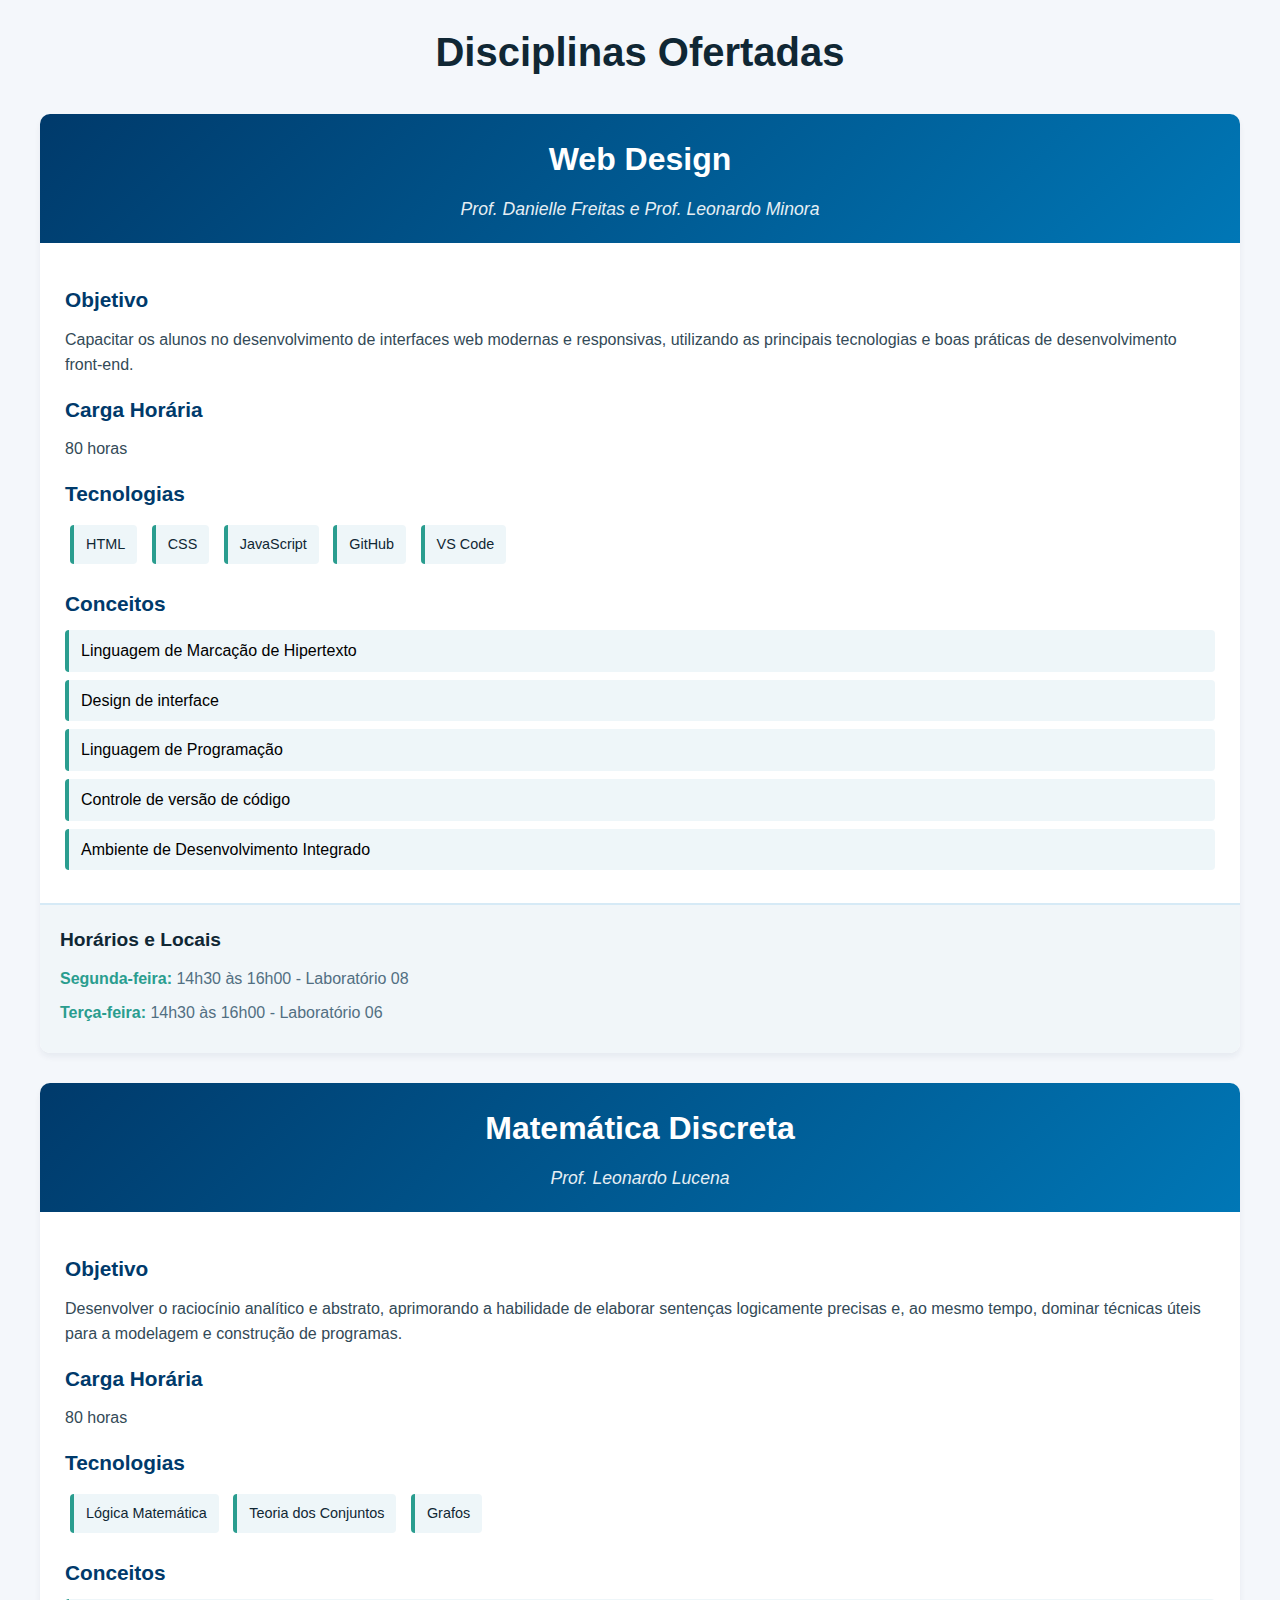
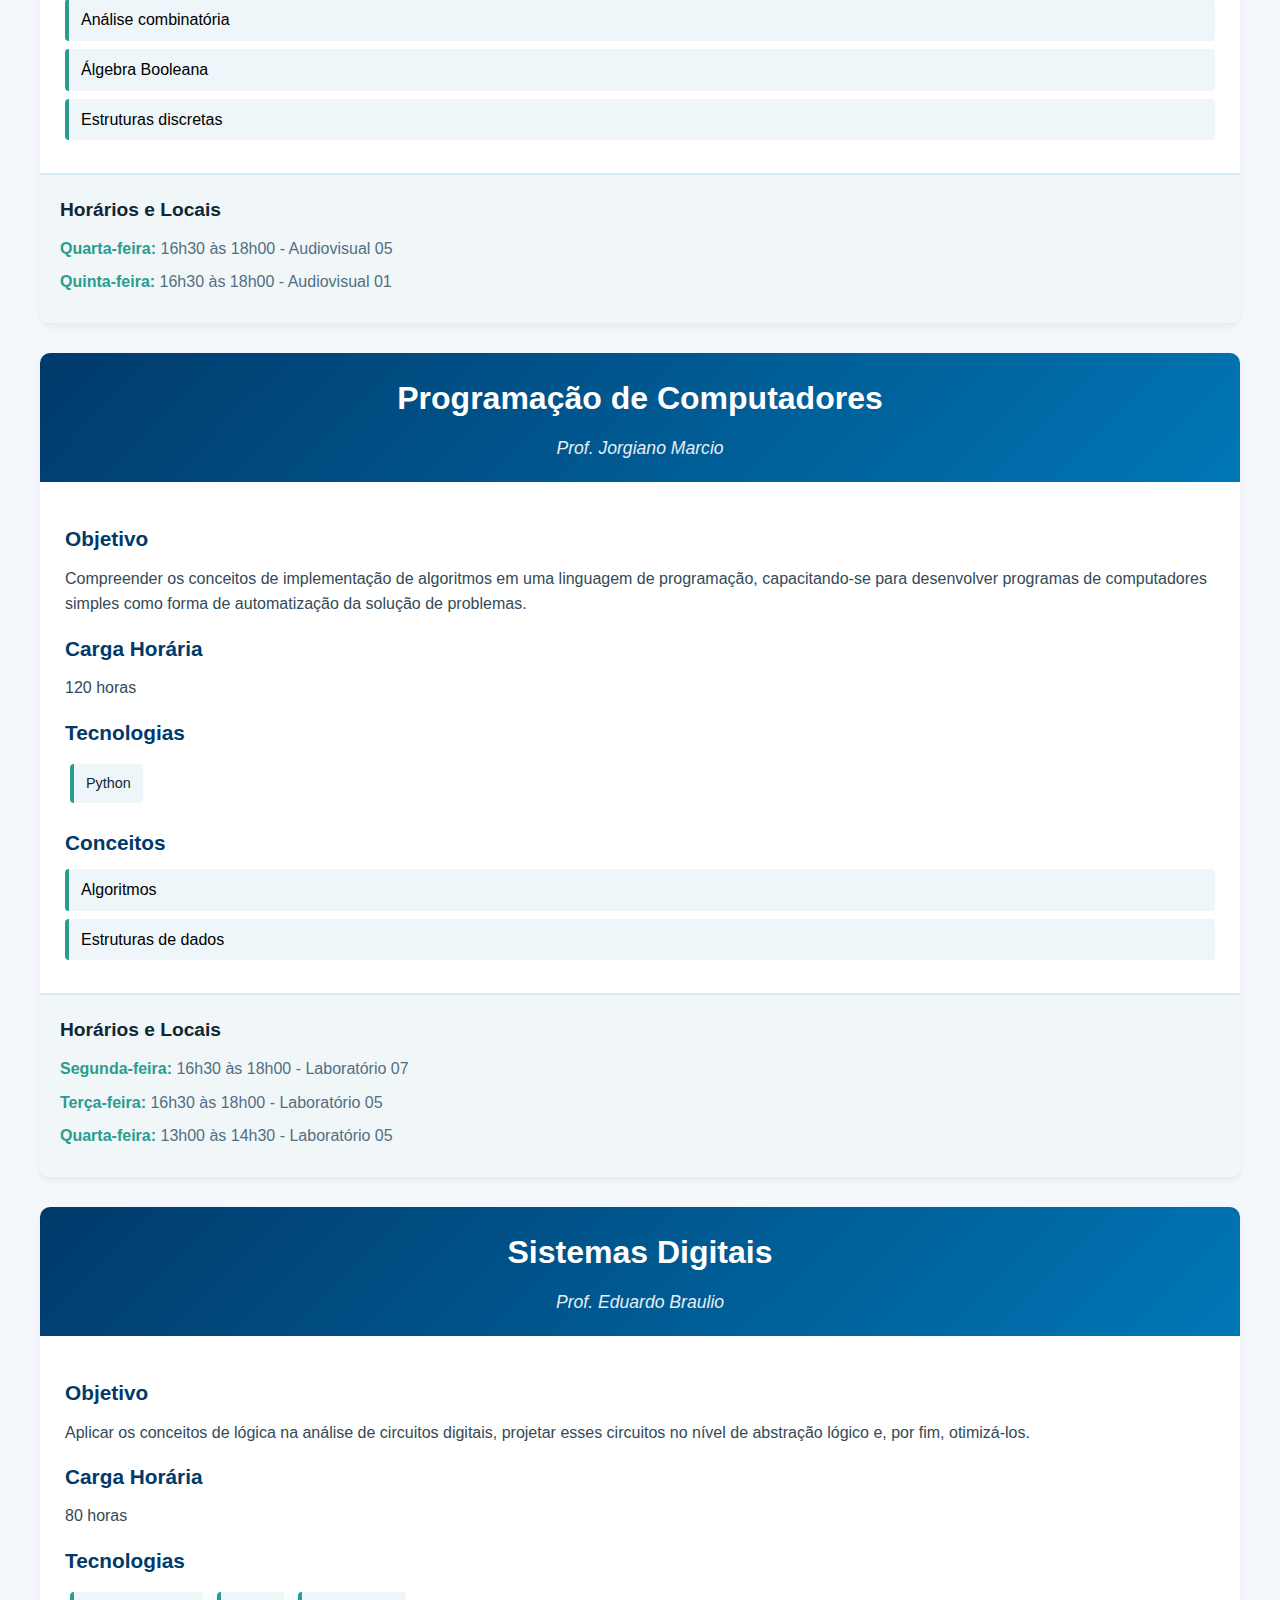
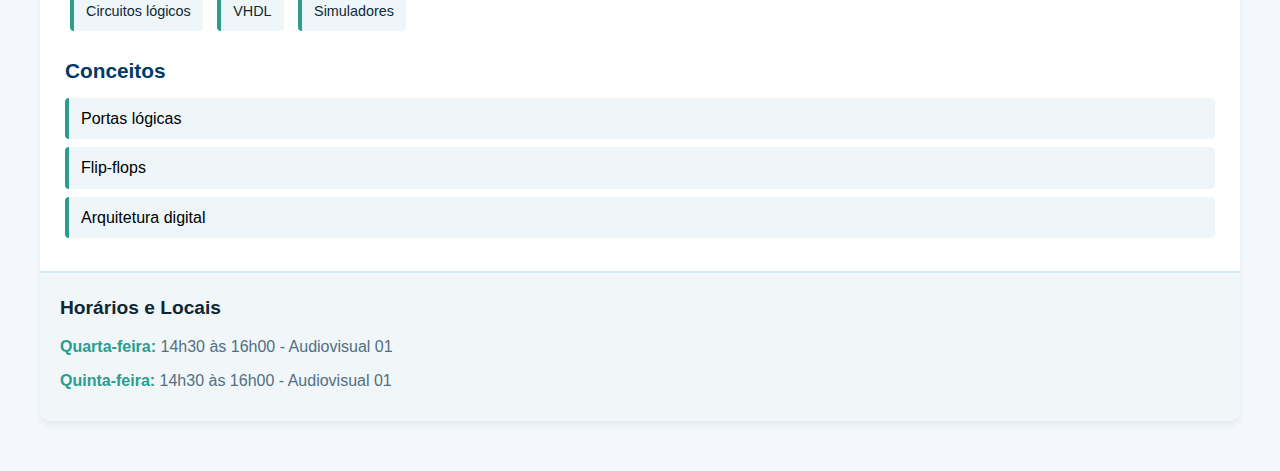
<file: cards.html>
<!DOCTYPE html>
<html lang="pt-BR">
  <head>
    <meta charset="UTF-8" />
    <meta name="viewport" content="width=device-width, initial-scale=1.0" />
    <title>Cards de Disciplinas</title>
    <link rel="stylesheet" href="cards.css" />
  </head>
  <body>
    <div class="container">
      <h1>Disciplinas Ofertadas</h1>

      <!-- Card 1: Web Design -->
      <div class="card">
        <div class="card-header">
          <h2>Web Design</h2>
          <p class="professores">
            Prof. Danielle Freitas e Prof. Leonardo Minora
          </p>
        </div>
        <div class="card-content">
          <h3>Objetivo</h3>
          <p>
            Capacitar os alunos no desenvolvimento de interfaces web modernas e
            responsivas, utilizando as principais tecnologias e boas práticas de
            desenvolvimento front-end.
          </p>
          <h3>Carga Horária</h3>
          <p>80 horas</p>
          <h3>Tecnologias</h3>
          <ul class="tecnologias">
            <li>HTML</li>
            <li>CSS</li>
            <li>JavaScript</li>
            <li>GitHub</li>
            <li>VS Code</li>
          </ul>
          <h3>Conceitos</h3>
          <ul class="conceitos">
            <li>Linguagem de Marcação de Hipertexto</li>
            <li>Design de interface</li>
            <li>Linguagem de Programação</li>
            <li>Controle de versão de código</li>
            <li>Ambiente de Desenvolvimento Integrado</li>
          </ul>
        </div>
        <div class="card-footer">
          <h3>Horários e Locais</h3>
          <p><strong>Segunda-feira:</strong> 14h30 às 16h00 - Laboratório 08</p>
          <p><strong>Terça-feira:</strong> 14h30 às 16h00 - Laboratório 06</p>
        </div>
      </div>

      <!-- Card 2 -->
      <div class="card">
        <div class="card-header">
          <h2>Matemática Discreta</h2>
          <p class="professores">Prof. Leonardo Lucena</p>
        </div>
        <div class="card-content">
          <h3>Objetivo</h3>
          <p>
            Desenvolver o raciocínio analítico e abstrato, aprimorando a
            habilidade de elaborar sentenças logicamente precisas e, ao mesmo
            tempo, dominar técnicas úteis para a modelagem e construção de
            programas.
          </p>
          <h3>Carga Horária</h3>
          <p>80 horas</p>
          <h3>Tecnologias</h3>
          <ul class="tecnologias">
            <li>Lógica Matemática</li>
            <li>Teoria dos Conjuntos</li>
            <li>Grafos</li>
          </ul>
          <h3>Conceitos</h3>
          <ul class="conceitos">
            <li>Análise combinatória</li>
            <li>Álgebra Booleana</li>
            <li>Estruturas discretas</li>
          </ul>
        </div>
        <div class="card-footer">
          <h3>Horários e Locais</h3>
          <p><strong>Quarta-feira:</strong> 16h30 às 18h00 - Audiovisual 05</p>
          <p><strong>Quinta-feira:</strong> 16h30 às 18h00 - Audiovisual 01</p>
        </div>
      </div>

      <!-- Card 3 -->
      <div class="card">
        <div class="card-header">
          <h2>Programação de Computadores</h2>
          <p class="professores">Prof. Jorgiano Marcio</p>
        </div>
        <div class="card-content">
          <h3>Objetivo</h3>
          <p>
            Compreender os conceitos de implementação de algoritmos em uma
            linguagem de programação, capacitando-se para desenvolver programas
            de computadores simples como forma de automatização da solução de
            problemas.
          </p>
          <h3>Carga Horária</h3>
          <p>120 horas</p>
          <h3>Tecnologias</h3>
          <ul class="tecnologias">
            <li>Python</li>
          </ul>
          <h3>Conceitos</h3>
          <ul class="conceitos">
            <li>Algoritmos</li>
            <li>Estruturas de dados</li>
          </ul>
        </div>
        <div class="card-footer">
          <h3>Horários e Locais</h3>
          <p><strong>Segunda-feira:</strong> 16h30 às 18h00 - Laboratório 07</p>
          <p><strong>Terça-feira:</strong> 16h30 às 18h00 - Laboratório 05</p>
          <p><strong>Quarta-feira:</strong> 13h00 às 14h30 - Laboratório 05</p>
        </div>
      </div>

      <!-- Card 4 -->
      <div class="card">
        <div class="card-header">
          <h2>Sistemas Digitais</h2>
          <p class="professores">Prof. Eduardo Braulio</p>
        </div>
        <div class="card-content">
          <h3>Objetivo</h3>
          <p>
            Aplicar os conceitos de lógica na análise de circuitos digitais,
            projetar esses circuitos no nível de abstração lógico e, por fim,
            otimizá-los.
          </p>
          <h3>Carga Horária</h3>
          <p>80 horas</p>
          <h3>Tecnologias</h3>
          <ul class="tecnologias">
            <li>Circuitos lógicos</li>
            <li>VHDL</li>
            <li>Simuladores</li>
          </ul>
          <h3>Conceitos</h3>
          <ul class="conceitos">
            <li>Portas lógicas</li>
            <li>Flip-flops</li>
            <li>Arquitetura digital</li>
          </ul>
        </div>
        <div class="card-footer">
          <h3>Horários e Locais</h3>
          <p><strong>Quarta-feira:</strong> 14h30 às 16h00 - Audiovisual 01</p>
          <p><strong>Quinta-feira:</strong> 14h30 às 16h00 - Audiovisual 01</p>
        </div>
      </div>
    </div>
  </body>
</html>
</file>
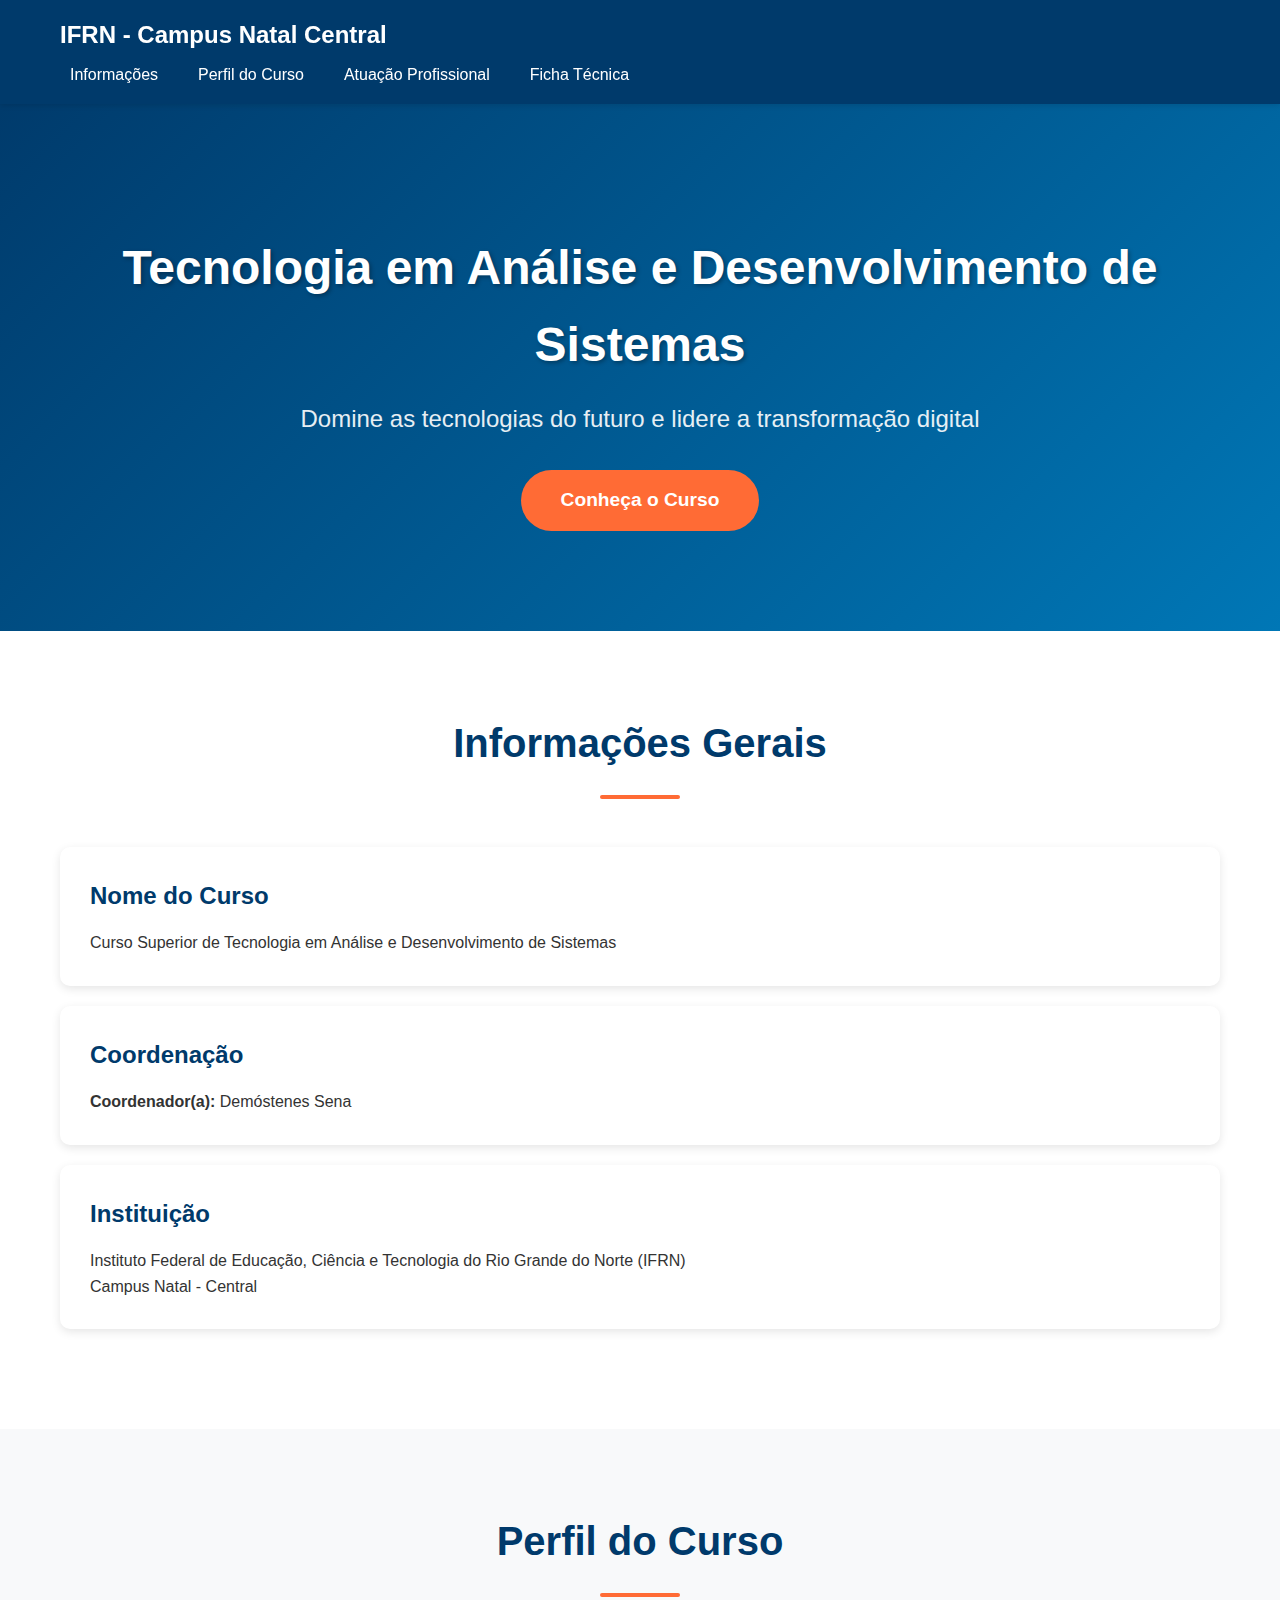
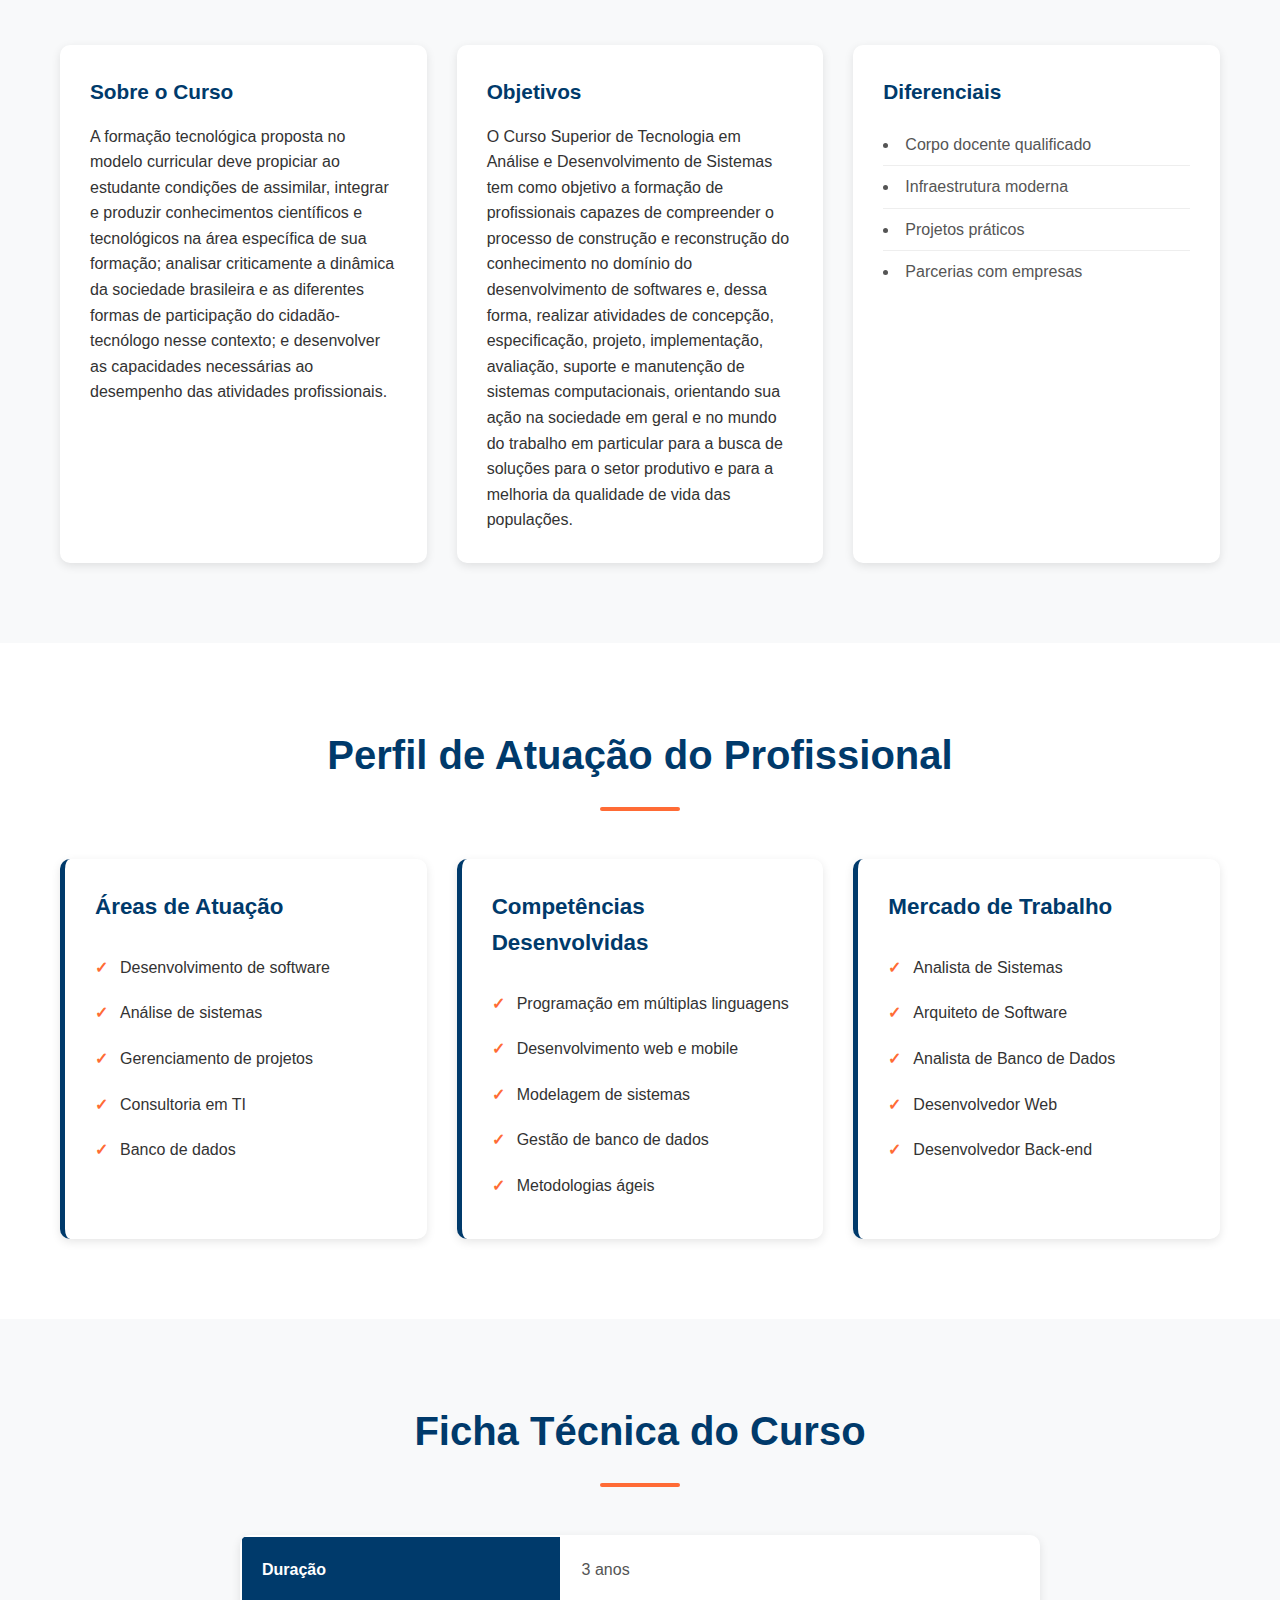
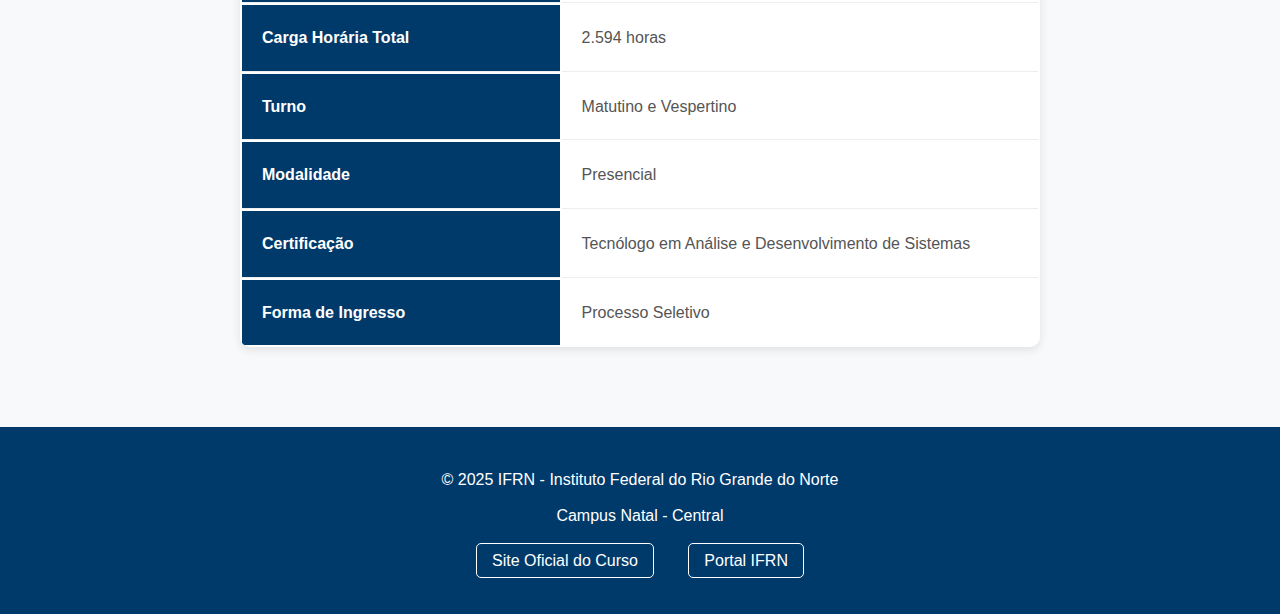
<file: landingpage.html>
<!DOCTYPE html>
<html lang="pt-BR">
  <head>
    <meta charset="UTF-8" />
    <meta name="viewport" content="width=device-width, initial-scale=1.0" />
    <title>Tecnologia em Análise e Desenvolvimento de Sistemas - IFRN</title>
    <link rel="stylesheet" href="landingpage.css" />
  </head>
  <body>
    <!-- Header/Navegação -->
    <header>
      <nav>
        <div class="container">
          <h1>IFRN - Campus Natal Central</h1>
          <ul class="nav-menu">
            <li><a href="#informacoes">Informações</a></li>
            <li><a href="#perfil-curso">Perfil do Curso</a></li>
            <li><a href="#atuacao">Atuação Profissional</a></li>
            <li><a href="#ficha-tecnica">Ficha Técnica</a></li>
          </ul>
        </div>
      </nav>
    </header>

    <!-- Hero Section -->
    <section class="hero">
      <div class="hero-content">
        <h1>Tecnologia em Análise e Desenvolvimento de Sistemas</h1>
        <p class="hero-subtitle">
          Domine as tecnologias do futuro e lidere a transformação digital
        </p>
        <a href="#informacoes" class="btn-cta">Conheça o Curso</a>
      </div>
    </section>

    <!-- Seção 1: Informações Gerais -->
    <section id="informacoes" class="section">
      <div class="container">
        <h2>Informações Gerais</h2>
        <div class="info-box">
          <h3>Nome do Curso</h3>
          <p>
            Curso Superior de Tecnologia em Análise e Desenvolvimento de
            Sistemas
          </p>
        </div>
        <div class="info-box">
          <h3>Coordenação</h3>
          <p><strong>Coordenador(a):</strong> Demóstenes Sena</p>
        </div>
        <div class="info-box">
          <h3>Instituição</h3>
          <p>
            Instituto Federal de Educação, Ciência e Tecnologia do Rio Grande do
            Norte (IFRN)
          </p>
          <p>Campus Natal - Central</p>
        </div>
      </div>
    </section>

    <!-- Seção 2: Perfil do Curso -->
    <section id="perfil-curso" class="section bg-light">
      <div class="container">
        <h2>Perfil do Curso</h2>
        <div class="content-grid">
          <div class="content-card">
            <h3>Sobre o Curso</h3>
            <p>
              A formação tecnológica proposta no modelo curricular deve
              propiciar ao estudante condições de assimilar, integrar e produzir
              conhecimentos científicos e tecnológicos na área específica de sua
              formação; analisar criticamente a dinâmica da sociedade brasileira
              e as diferentes formas de participação do cidadão-tecnólogo nesse
              contexto; e desenvolver as capacidades necessárias ao desempenho
              das atividades profissionais.
            </p>
          </div>
          <div class="content-card">
            <h3>Objetivos</h3>
            <p>
              O Curso Superior de Tecnologia em Análise e Desenvolvimento de
              Sistemas tem como objetivo a formação de profissionais capazes de
              compreender o processo de construção e reconstrução do
              conhecimento no domínio do desenvolvimento de softwares e, dessa
              forma, realizar atividades de concepção, especificação, projeto,
              implementação, avaliação, suporte e manutenção de sistemas
              computacionais, orientando sua ação na sociedade em geral e no
              mundo do trabalho em particular para a busca de soluções para o
              setor produtivo e para a melhoria da qualidade de vida das
              populações.
            </p>
          </div>
          <div class="content-card">
            <h3>Diferenciais</h3>
            <ul>
              <li>Corpo docente qualificado</li>
              <li>Infraestrutura moderna</li>
              <li>Projetos práticos</li>
              <li>Parcerias com empresas</li>
            </ul>
          </div>
        </div>
      </div>
    </section>

    <!-- Seção 3: Perfil de Atuação Profissional -->
    <section id="atuacao" class="section">
      <div class="container">
        <h2>Perfil de Atuação do Profissional</h2>
        <div class="atuacao-grid">
          <div class="atuacao-card">
            <h3>Áreas de Atuação</h3>
            <ul>
              <li>Desenvolvimento de software</li>
              <li>Análise de sistemas</li>
              <li>Gerenciamento de projetos</li>
              <li>Consultoria em TI</li>
              <li>Banco de dados</li>
            </ul>
          </div>
          <div class="atuacao-card">
            <h3>Competências Desenvolvidas</h3>
            <ul>
              <li>Programação em múltiplas linguagens</li>
              <li>Desenvolvimento web e mobile</li>
              <li>Modelagem de sistemas</li>
              <li>Gestão de banco de dados</li>
              <li>Metodologias ágeis</li>
            </ul>
          </div>
          <div class="atuacao-card">
            <h3>Mercado de Trabalho</h3>
            <ul>
              <li>Analista de Sistemas</li>
              <li>Arquiteto de Software</li>
              <li>Analista de Banco de Dados</li>
              <li>Desenvolvedor Web</li>
              <li>Desenvolvedor Back-end</li>
            </ul>
          </div>
        </div>
      </div>
    </section>

    <!-- Seção 4: Ficha Técnica -->
    <section id="ficha-tecnica" class="section bg-light">
      <div class="container">
        <h2>Ficha Técnica do Curso</h2>
        <table class="ficha-table">
          <tbody>
            <tr>
              <th>Duração</th>
              <td>3 anos</td>
            </tr>
            <tr>
              <th>Carga Horária Total</th>
              <td>2.594 horas</td>
            </tr>
            <tr>
              <th>Turno</th>
              <td>Matutino e Vespertino</td>
            </tr>
            <tr>
              <th>Modalidade</th>
              <td>Presencial</td>
            </tr>
            <tr>
              <th>Certificação</th>
              <td>Tecnólogo em Análise e Desenvolvimento de Sistemas</td>
            </tr>
            <tr>
              <th>Forma de Ingresso</th>
              <td>Processo Seletivo</td>
            </tr>
          </tbody>
        </table>
      </div>
    </section>

    <!-- Footer -->
    <footer>
      <div class="container">
        <p>&copy; 2025 IFRN - Instituto Federal do Rio Grande do Norte</p>
        <p>Campus Natal - Central</p>
        <div class="footer-links">
          <a
            href="https://diatinf.ifrn.edu.br/cursos/tecnologia-em-analise-e-desenvolvimento-de-sistemas/"
            target="_blank"
            >Site Oficial do Curso</a
          >
          <a href="https://portal.ifrn.edu.br/" target="_blank">Portal IFRN</a>
        </div>
      </div>
    </footer>
  </body>
</html>
</file>
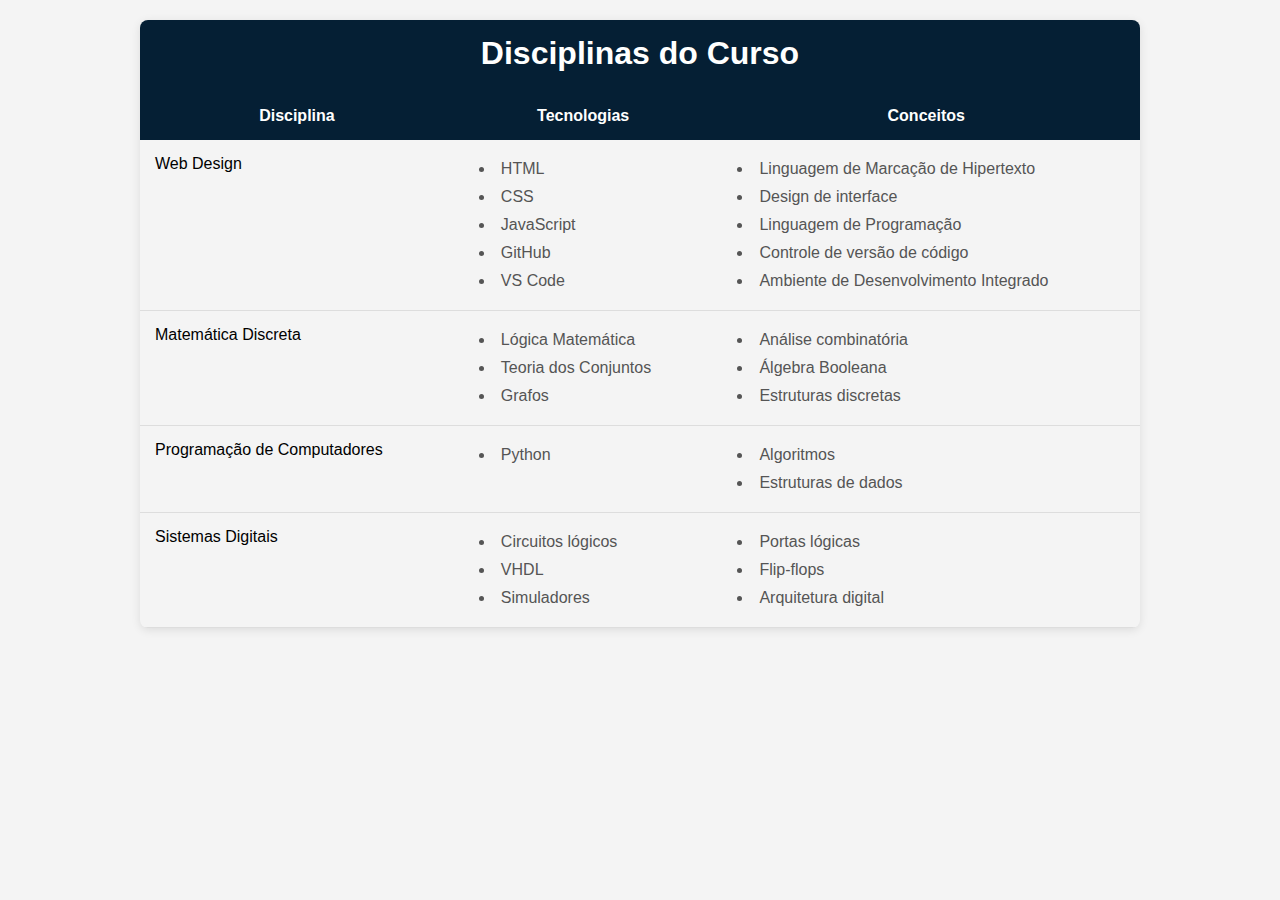
<file: tabelas.html>
<!DOCTYPE html>
<html lang="pt-BR">
  <head>
    <meta charset="UTF-8" />
    <meta name="viewport" content="width=device-width, initial-scale=1.0" />
    <title>Tabela de Disciplinas - TADS, IFRN</title>
    <link rel="stylesheet" href="tabelas.css" />
  </head>
  <body>
    <table>
      <thead>
        <tr>
          <th colspan="3"><h1>Disciplinas do Curso</h1></th>
        </tr>
        <tr>
          <th>Disciplina</th>
          <th>Tecnologias</th>
          <th>Conceitos</th>
        </tr>
      </thead>
      <tbody>
        <tr>
          <td>Web Design</td>
          <td>
            <ul>
              <li>HTML</li>
              <li>CSS</li>
              <li>JavaScript</li>
              <li>GitHub</li>
              <li>VS Code</li>
            </ul>
          </td>
          <td>
            <ul>
              <li>Linguagem de Marcação de Hipertexto</li>
              <li>Design de interface</li>
              <li>Linguagem de Programação</li>
              <li>Controle de versão de código</li>
              <li>Ambiente de Desenvolvimento Integrado</li>
            </ul>
          </td>
        </tr>
        <tr>
          <td>Matemática Discreta</td>
          <td>
            <ul>
              <li>Lógica Matemática</li>
              <li>Teoria dos Conjuntos</li>
              <li>Grafos</li>
            </ul>
          </td>
          <td>
            <ul>
              <li>Análise combinatória</li>
              <li>Álgebra Booleana</li>
              <li>Estruturas discretas</li>
            </ul>
          </td>
        </tr>
        <tr>
          <td>Programação de Computadores</td>
          <td>
            <ul>
              <li>Python</li>
            </ul>
          </td>
          <td>
            <ul>
              <li>Algoritmos</li>
              <li>Estruturas de dados</li>
            </ul>
          </td>
        </tr>
        <tr>
          <td>Sistemas Digitais</td>
          <td>
            <ul>
              <li>Circuitos lógicos</li>
              <li>VHDL</li>
              <li>Simuladores</li>
            </ul>
          </td>
          <td>
            <ul>
              <li>Portas lógicas</li>
              <li>Flip-flops</li>
              <li>Arquitetura digital</li>
            </ul>
          </td>
        </tr>
      </tbody>
    </table>
  </body>
</html>
</file>
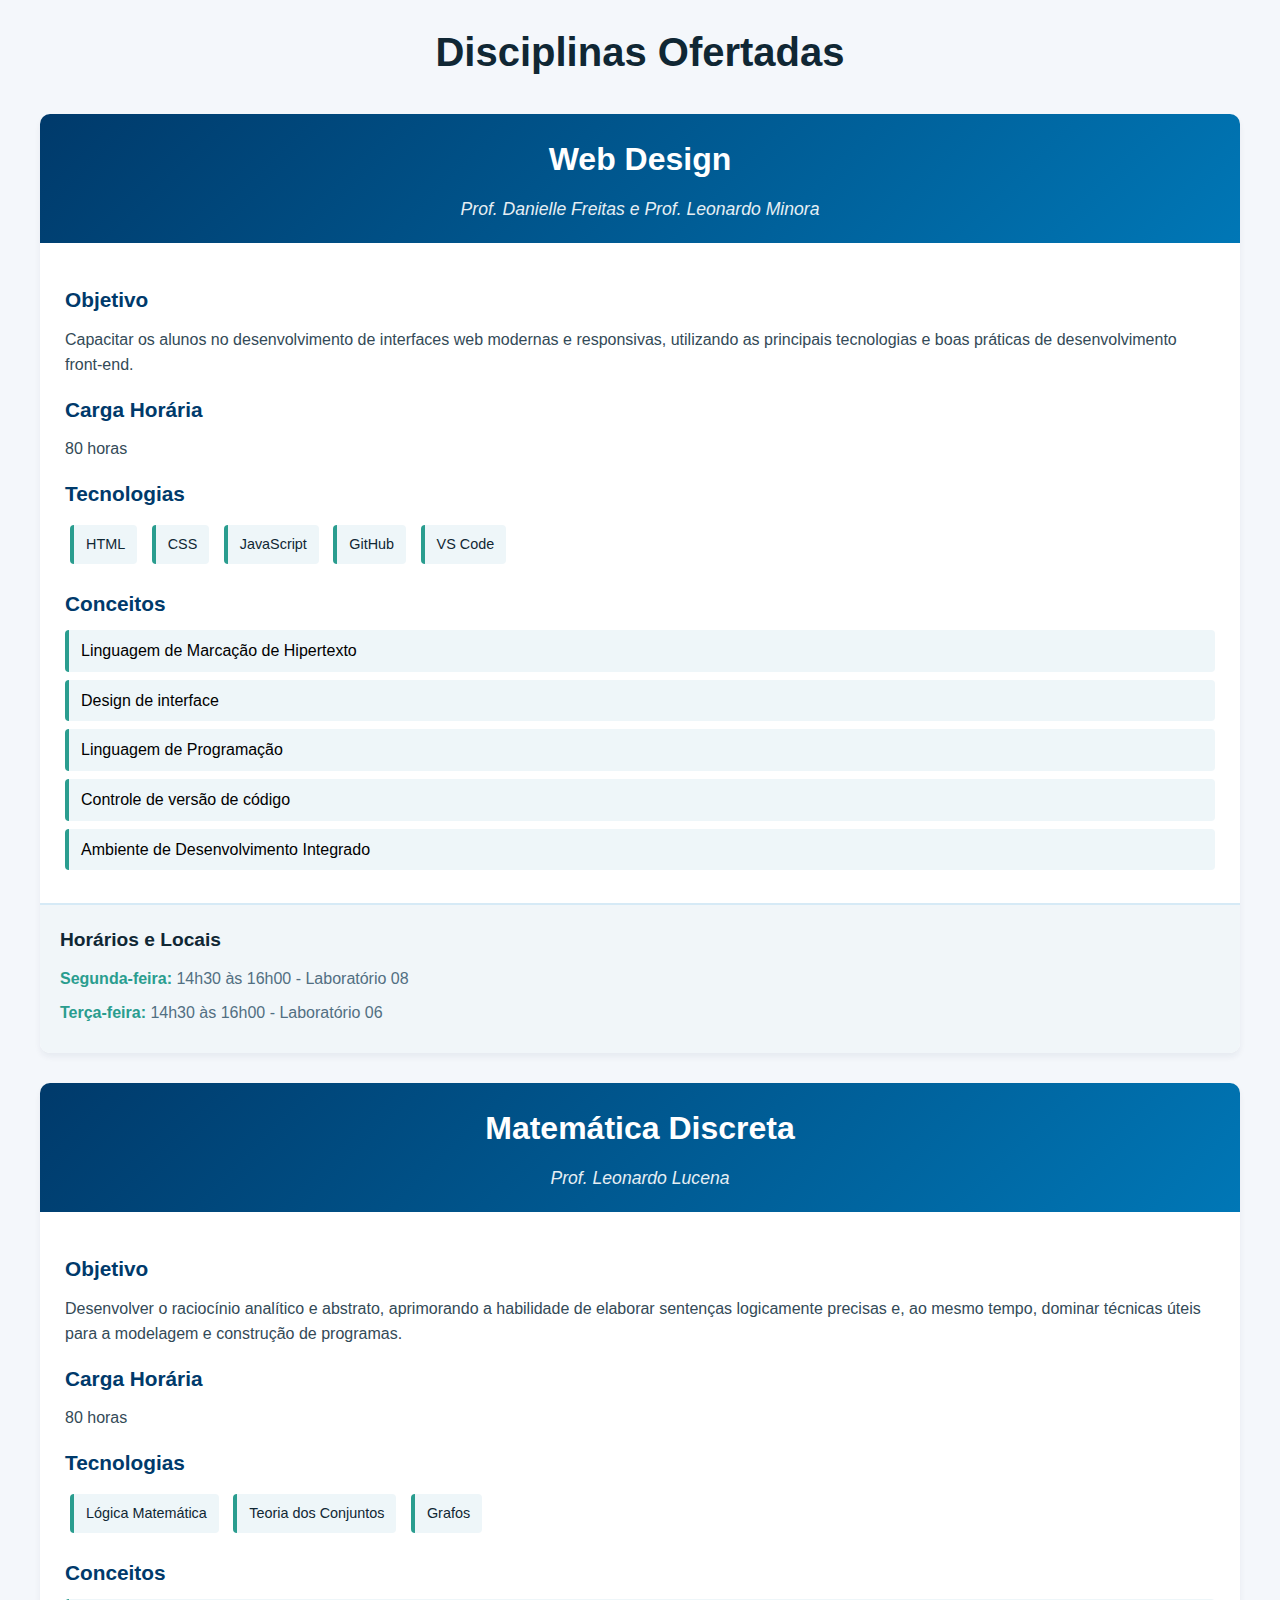
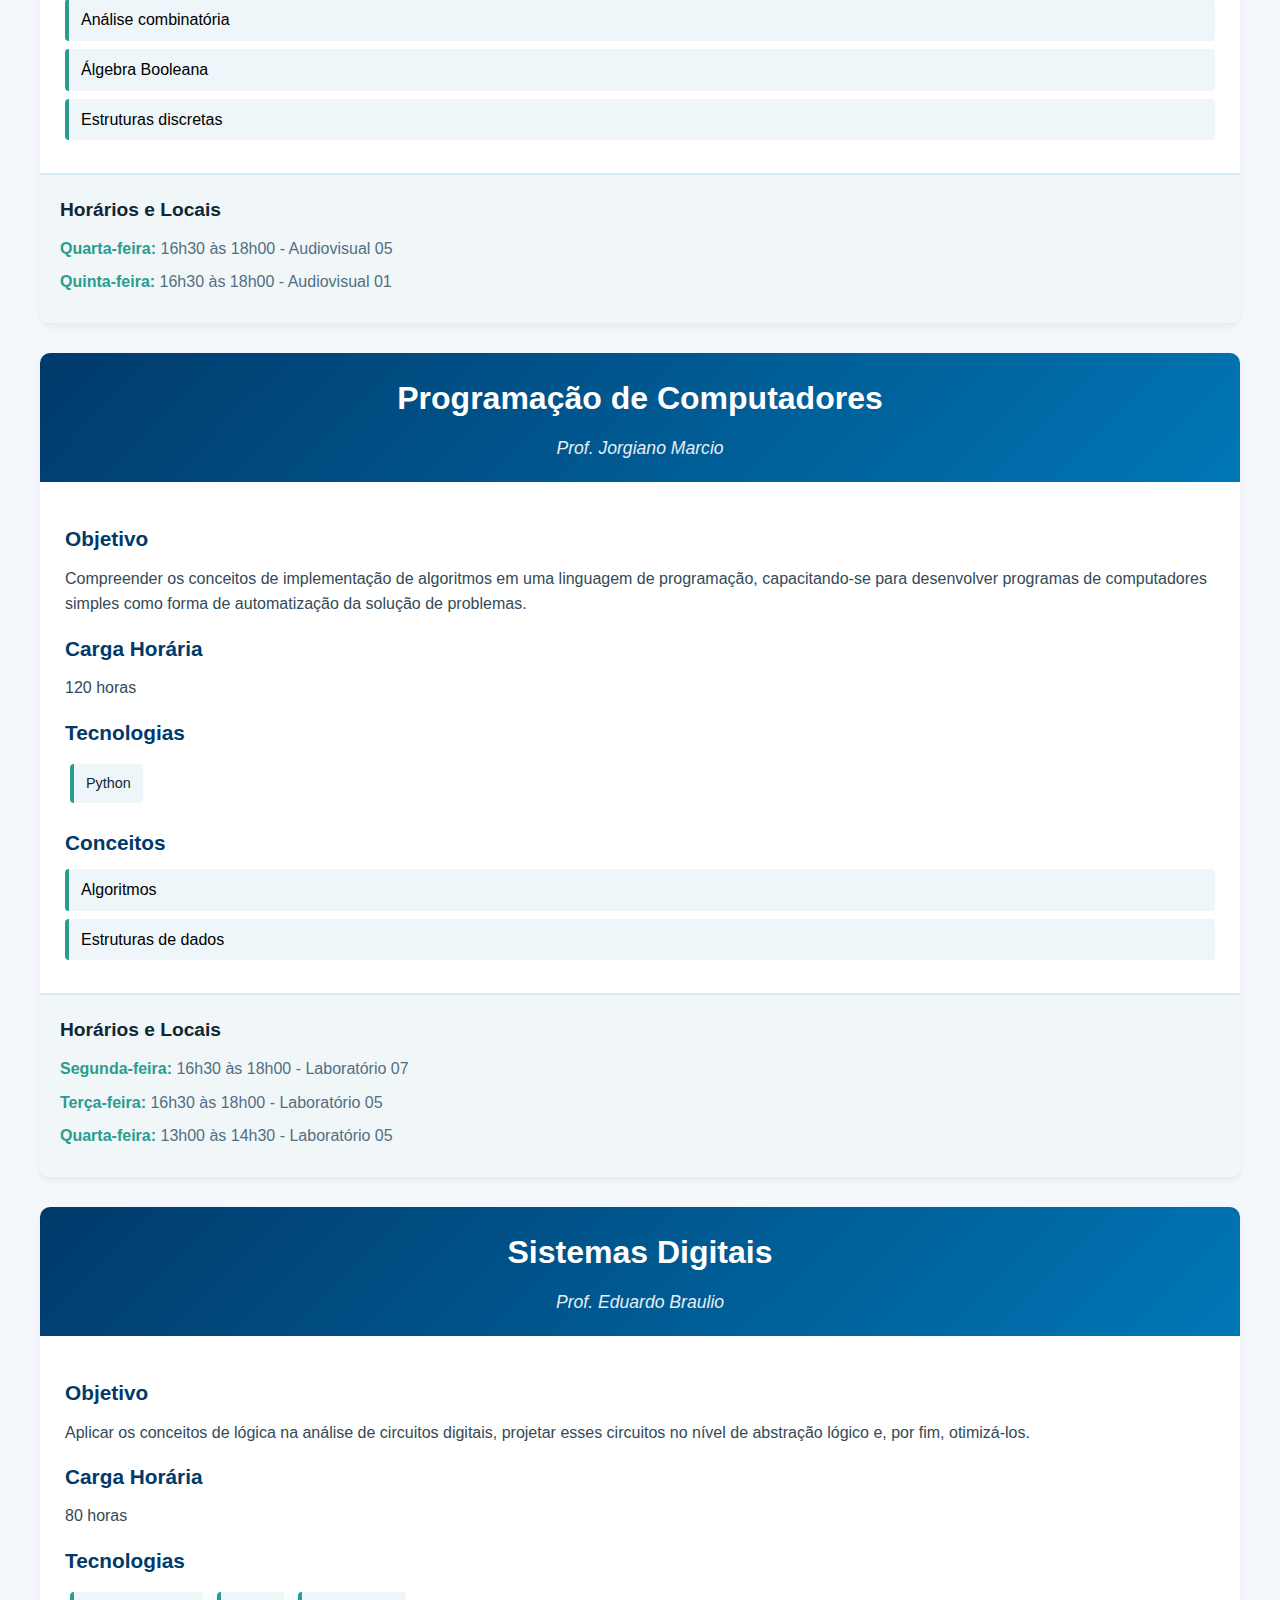
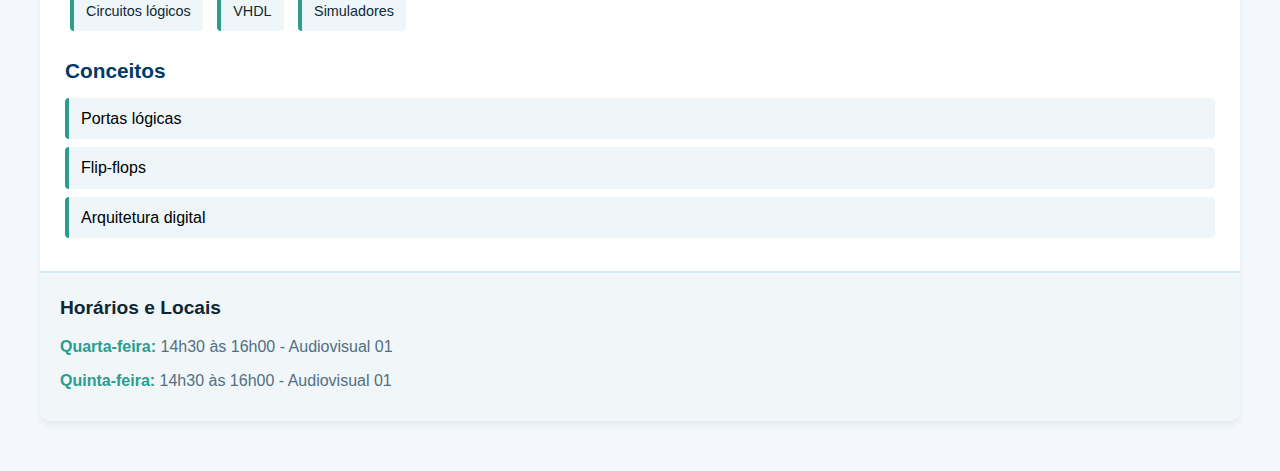
<file: cards/cards.html>
<!DOCTYPE html>
<html lang="pt-BR">
  <head>
    <meta charset="UTF-8" />
    <meta name="viewport" content="width=device-width, initial-scale=1.0" />
    <title>Cards de Disciplinas</title>
    <link rel="stylesheet" href="./cards.css" />
  </head>
  <body>
    <div class="container">
      <h1>Disciplinas Ofertadas</h1>

      <!-- Card 1: Web Design -->
      <div class="card">
        <div class="card-header">
          <h2>Web Design</h2>
          <p class="professores">
            Prof. Danielle Freitas e Prof. Leonardo Minora
          </p>
        </div>
        <div class="card-content">
          <h3>Objetivo</h3>
          <p>
            Capacitar os alunos no desenvolvimento de interfaces web modernas e
            responsivas, utilizando as principais tecnologias e boas práticas de
            desenvolvimento front-end.
          </p>
          <h3>Carga Horária</h3>
          <p>80 horas</p>
          <h3>Tecnologias</h3>
          <ul class="tecnologias">
            <li>HTML</li>
            <li>CSS</li>
            <li>JavaScript</li>
            <li>GitHub</li>
            <li>VS Code</li>
          </ul>
          <h3>Conceitos</h3>
          <ul class="conceitos">
            <li>Linguagem de Marcação de Hipertexto</li>
            <li>Design de interface</li>
            <li>Linguagem de Programação</li>
            <li>Controle de versão de código</li>
            <li>Ambiente de Desenvolvimento Integrado</li>
          </ul>
        </div>
        <div class="card-footer">
          <h3>Horários e Locais</h3>
          <p><strong>Segunda-feira:</strong> 14h30 às 16h00 - Laboratório 08</p>
          <p><strong>Terça-feira:</strong> 14h30 às 16h00 - Laboratório 06</p>
        </div>
      </div>

      <!-- Card 2 -->
      <div class="card">
        <div class="card-header">
          <h2>Matemática Discreta</h2>
          <p class="professores">Prof. Leonardo Lucena</p>
        </div>
        <div class="card-content">
          <h3>Objetivo</h3>
          <p>
            Desenvolver o raciocínio analítico e abstrato, aprimorando a
            habilidade de elaborar sentenças logicamente precisas e, ao mesmo
            tempo, dominar técnicas úteis para a modelagem e construção de
            programas.
          </p>
          <h3>Carga Horária</h3>
          <p>80 horas</p>
          <h3>Tecnologias</h3>
          <ul class="tecnologias">
            <li>Lógica Matemática</li>
            <li>Teoria dos Conjuntos</li>
            <li>Grafos</li>
          </ul>
          <h3>Conceitos</h3>
          <ul class="conceitos">
            <li>Análise combinatória</li>
            <li>Álgebra Booleana</li>
            <li>Estruturas discretas</li>
          </ul>
        </div>
        <div class="card-footer">
          <h3>Horários e Locais</h3>
          <p><strong>Quarta-feira:</strong> 16h30 às 18h00 - Audiovisual 05</p>
          <p><strong>Quinta-feira:</strong> 16h30 às 18h00 - Audiovisual 01</p>
        </div>
      </div>

      <!-- Card 3 -->
      <div class="card">
        <div class="card-header">
          <h2>Programação de Computadores</h2>
          <p class="professores">Prof. Jorgiano Marcio</p>
        </div>
        <div class="card-content">
          <h3>Objetivo</h3>
          <p>
            Compreender os conceitos de implementação de algoritmos em uma
            linguagem de programação, capacitando-se para desenvolver programas
            de computadores simples como forma de automatização da solução de
            problemas.
          </p>
          <h3>Carga Horária</h3>
          <p>120 horas</p>
          <h3>Tecnologias</h3>
          <ul class="tecnologias">
            <li>Python</li>
          </ul>
          <h3>Conceitos</h3>
          <ul class="conceitos">
            <li>Algoritmos</li>
            <li>Estruturas de dados</li>
          </ul>
        </div>
        <div class="card-footer">
          <h3>Horários e Locais</h3>
          <p><strong>Segunda-feira:</strong> 16h30 às 18h00 - Laboratório 07</p>
          <p><strong>Terça-feira:</strong> 16h30 às 18h00 - Laboratório 05</p>
          <p><strong>Quarta-feira:</strong> 13h00 às 14h30 - Laboratório 05</p>
        </div>
      </div>

      <!-- Card 4 -->
      <div class="card">
        <div class="card-header">
          <h2>Sistemas Digitais</h2>
          <p class="professores">Prof. Eduardo Braulio</p>
        </div>
        <div class="card-content">
          <h3>Objetivo</h3>
          <p>
            Aplicar os conceitos de lógica na análise de circuitos digitais,
            projetar esses circuitos no nível de abstração lógico e, por fim,
            otimizá-los.
          </p>
          <h3>Carga Horária</h3>
          <p>80 horas</p>
          <h3>Tecnologias</h3>
          <ul class="tecnologias">
            <li>Circuitos lógicos</li>
            <li>VHDL</li>
            <li>Simuladores</li>
          </ul>
          <h3>Conceitos</h3>
          <ul class="conceitos">
            <li>Portas lógicas</li>
            <li>Flip-flops</li>
            <li>Arquitetura digital</li>
          </ul>
        </div>
        <div class="card-footer">
          <h3>Horários e Locais</h3>
          <p><strong>Quarta-feira:</strong> 14h30 às 16h00 - Audiovisual 01</p>
          <p><strong>Quinta-feira:</strong> 14h30 às 16h00 - Audiovisual 01</p>
        </div>
      </div>
    </div>
  </body>
</html>
</file>
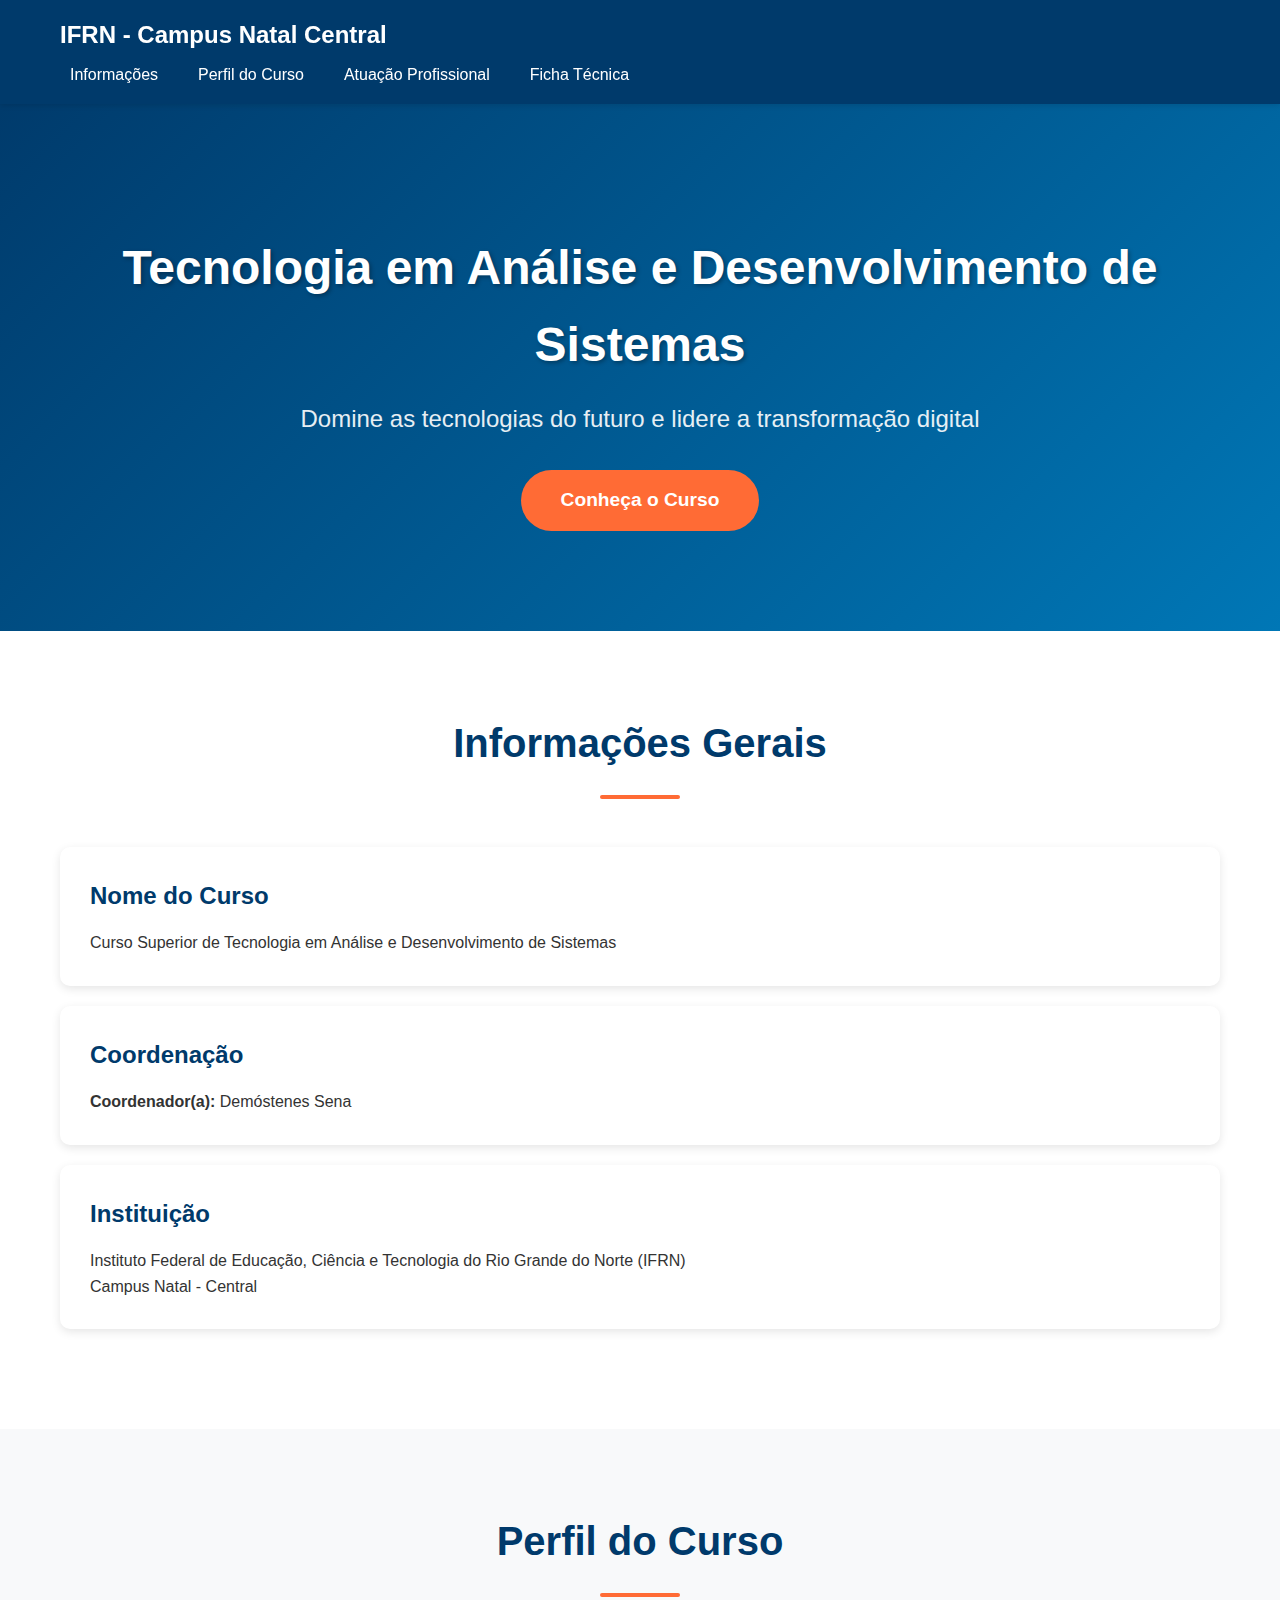
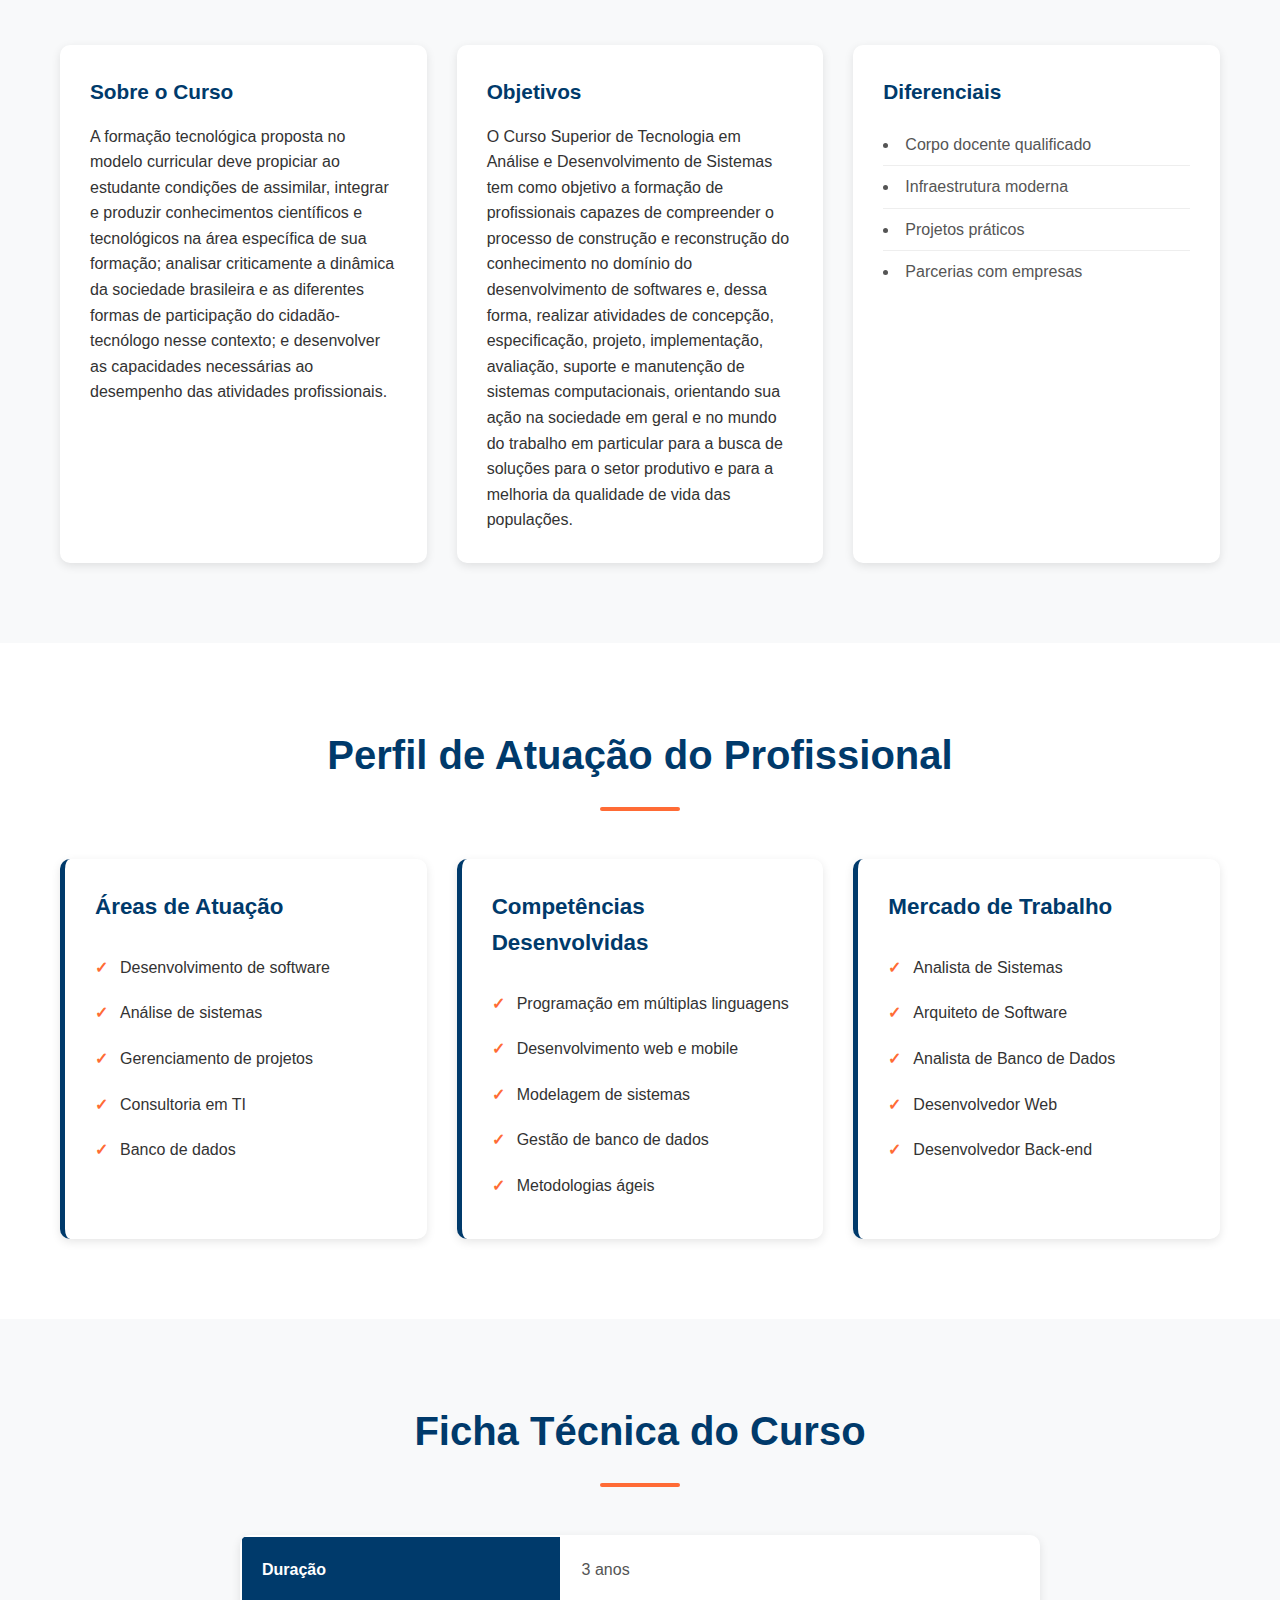
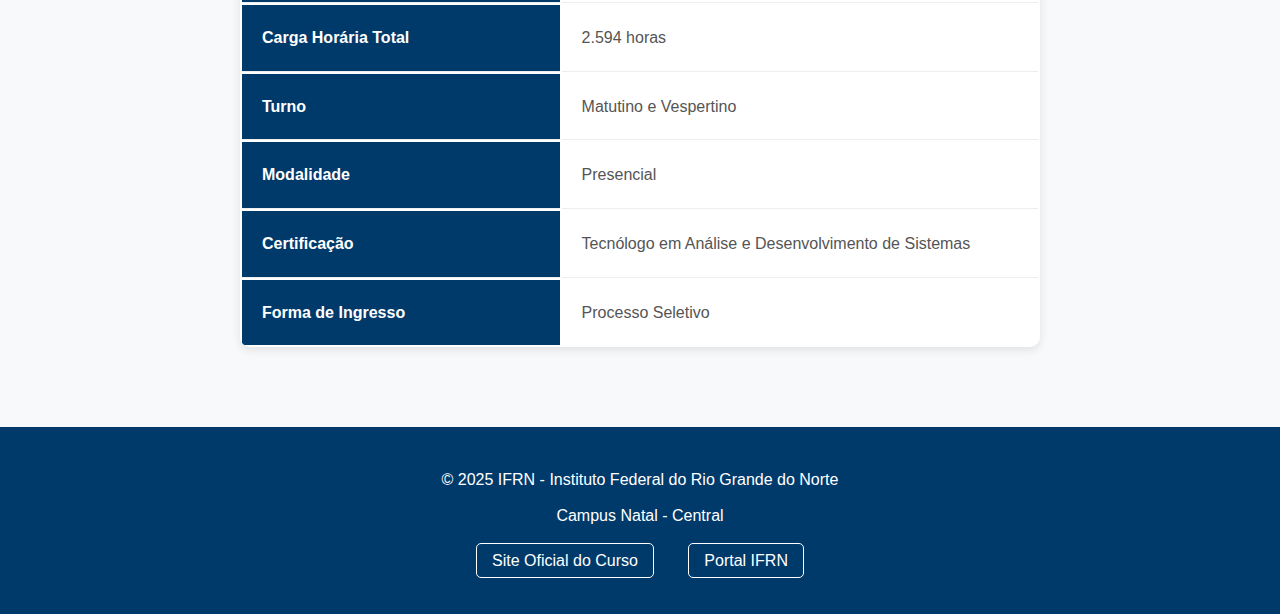
<file: landingpage/landingpage.html>
<!DOCTYPE html>
<html lang="pt-BR">
  <head>
    <meta charset="UTF-8" />
    <meta name="viewport" content="width=device-width, initial-scale=1.0" />
    <title>Tecnologia em Análise e Desenvolvimento de Sistemas - IFRN</title>
    <link rel="stylesheet" href="./landingpage.css" />
  </head>
  <body>
    <!-- Header/Navegação -->
    <header>
      <nav>
        <div class="container">
          <h1>IFRN - Campus Natal Central</h1>
          <ul class="nav-menu">
            <li><a href="#informacoes">Informações</a></li>
            <li><a href="#perfil-curso">Perfil do Curso</a></li>
            <li><a href="#atuacao">Atuação Profissional</a></li>
            <li><a href="#ficha-tecnica">Ficha Técnica</a></li>
          </ul>
        </div>
      </nav>
    </header>

    <!-- Hero Section -->
    <section class="hero">
      <div class="hero-content">
        <h1>Tecnologia em Análise e Desenvolvimento de Sistemas</h1>
        <p class="hero-subtitle">
          Domine as tecnologias do futuro e lidere a transformação digital
        </p>
        <a href="#informacoes" class="btn-cta">Conheça o Curso</a>
      </div>
    </section>

    <!-- Seção 1: Informações Gerais -->
    <section id="informacoes" class="section">
      <div class="container">
        <h2>Informações Gerais</h2>
        <div class="info-box">
          <h3>Nome do Curso</h3>
          <p>
            Curso Superior de Tecnologia em Análise e Desenvolvimento de
            Sistemas
          </p>
        </div>
        <div class="info-box">
          <h3>Coordenação</h3>
          <p><strong>Coordenador(a):</strong> Demóstenes Sena</p>
        </div>
        <div class="info-box">
          <h3>Instituição</h3>
          <p>
            Instituto Federal de Educação, Ciência e Tecnologia do Rio Grande do
            Norte (IFRN)
          </p>
          <p>Campus Natal - Central</p>
        </div>
      </div>
    </section>

    <!-- Seção 2: Perfil do Curso -->
    <section id="perfil-curso" class="section bg-light">
      <div class="container">
        <h2>Perfil do Curso</h2>
        <div class="content-grid">
          <div class="content-card">
            <h3>Sobre o Curso</h3>
            <p>
              A formação tecnológica proposta no modelo curricular deve
              propiciar ao estudante condições de assimilar, integrar e produzir
              conhecimentos científicos e tecnológicos na área específica de sua
              formação; analisar criticamente a dinâmica da sociedade brasileira
              e as diferentes formas de participação do cidadão-tecnólogo nesse
              contexto; e desenvolver as capacidades necessárias ao desempenho
              das atividades profissionais.
            </p>
          </div>
          <div class="content-card">
            <h3>Objetivos</h3>
            <p>
              O Curso Superior de Tecnologia em Análise e Desenvolvimento de
              Sistemas tem como objetivo a formação de profissionais capazes de
              compreender o processo de construção e reconstrução do
              conhecimento no domínio do desenvolvimento de softwares e, dessa
              forma, realizar atividades de concepção, especificação, projeto,
              implementação, avaliação, suporte e manutenção de sistemas
              computacionais, orientando sua ação na sociedade em geral e no
              mundo do trabalho em particular para a busca de soluções para o
              setor produtivo e para a melhoria da qualidade de vida das
              populações.
            </p>
          </div>
          <div class="content-card">
            <h3>Diferenciais</h3>
            <ul>
              <li>Corpo docente qualificado</li>
              <li>Infraestrutura moderna</li>
              <li>Projetos práticos</li>
              <li>Parcerias com empresas</li>
            </ul>
          </div>
        </div>
      </div>
    </section>

    <!-- Seção 3: Perfil de Atuação Profissional -->
    <section id="atuacao" class="section">
      <div class="container">
        <h2>Perfil de Atuação do Profissional</h2>
        <div class="atuacao-grid">
          <div class="atuacao-card">
            <h3>Áreas de Atuação</h3>
            <ul>
              <li>Desenvolvimento de software</li>
              <li>Análise de sistemas</li>
              <li>Gerenciamento de projetos</li>
              <li>Consultoria em TI</li>
              <li>Banco de dados</li>
            </ul>
          </div>
          <div class="atuacao-card">
            <h3>Competências Desenvolvidas</h3>
            <ul>
              <li>Programação em múltiplas linguagens</li>
              <li>Desenvolvimento web e mobile</li>
              <li>Modelagem de sistemas</li>
              <li>Gestão de banco de dados</li>
              <li>Metodologias ágeis</li>
            </ul>
          </div>
          <div class="atuacao-card">
            <h3>Mercado de Trabalho</h3>
            <ul>
              <li>Analista de Sistemas</li>
              <li>Arquiteto de Software</li>
              <li>Analista de Banco de Dados</li>
              <li>Desenvolvedor Web</li>
              <li>Desenvolvedor Back-end</li>
            </ul>
          </div>
        </div>
      </div>
    </section>

    <!-- Seção 4: Ficha Técnica -->
    <section id="ficha-tecnica" class="section bg-light">
      <div class="container">
        <h2>Ficha Técnica do Curso</h2>
        <table class="ficha-table">
          <tbody>
            <tr>
              <th>Duração</th>
              <td>3 anos</td>
            </tr>
            <tr>
              <th>Carga Horária Total</th>
              <td>2.594 horas</td>
            </tr>
            <tr>
              <th>Turno</th>
              <td>Matutino e Vespertino</td>
            </tr>
            <tr>
              <th>Modalidade</th>
              <td>Presencial</td>
            </tr>
            <tr>
              <th>Certificação</th>
              <td>Tecnólogo em Análise e Desenvolvimento de Sistemas</td>
            </tr>
            <tr>
              <th>Forma de Ingresso</th>
              <td>Processo Seletivo</td>
            </tr>
          </tbody>
        </table>
      </div>
    </section>

    <!-- Footer -->
    <footer>
      <div class="container">
        <p>&copy; 2025 IFRN - Instituto Federal do Rio Grande do Norte</p>
        <p>Campus Natal - Central</p>
        <div class="footer-links">
          <a
            href="https://diatinf.ifrn.edu.br/cursos/tecnologia-em-analise-e-desenvolvimento-de-sistemas/"
            target="_blank"
            >Site Oficial do Curso</a
          >
          <a href="https://portal.ifrn.edu.br/" target="_blank">Portal IFRN</a>
        </div>
      </div>
    </footer>
  </body>
</html>
</file>
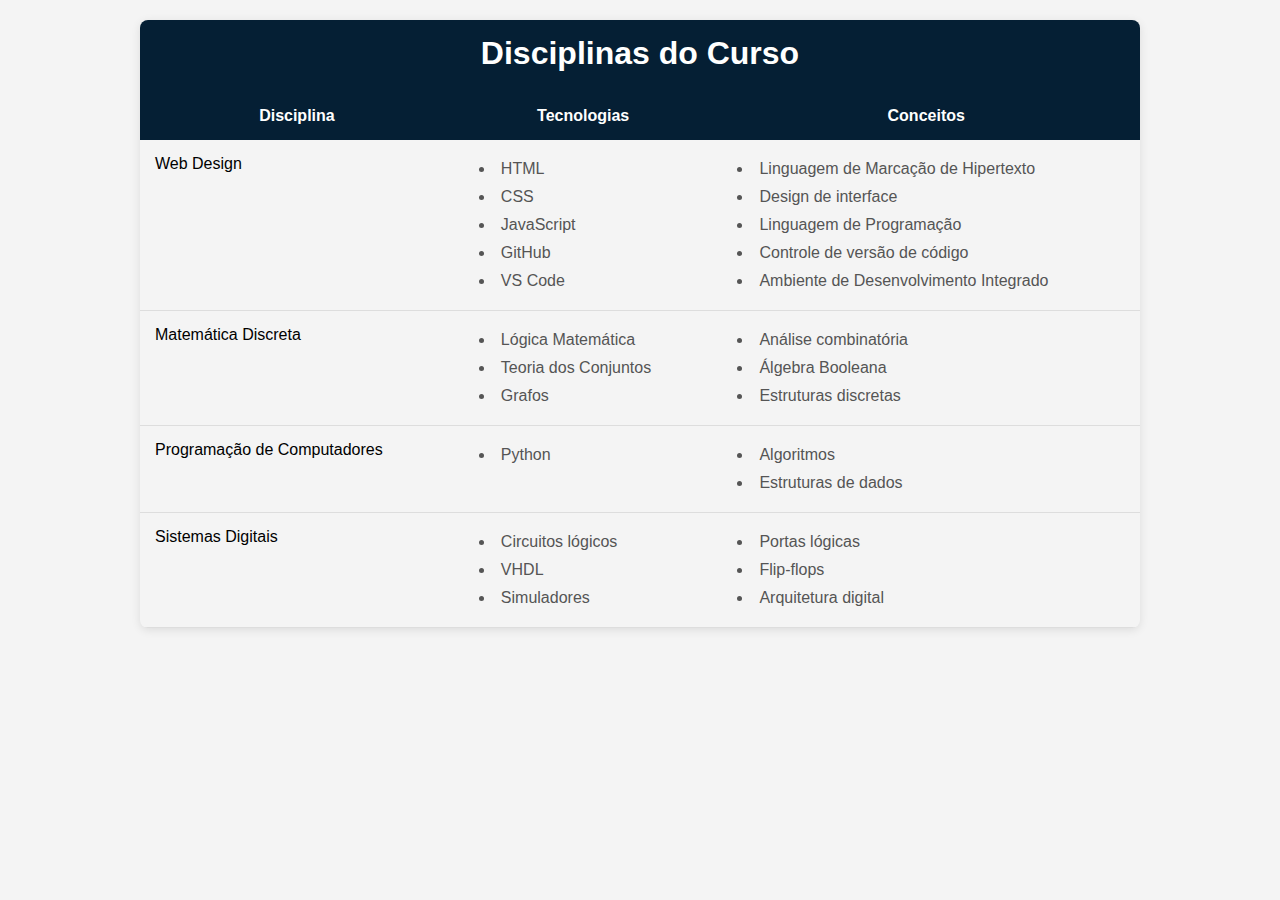
<file: tabelas/tabelas.html>
<!DOCTYPE html>
<html lang="pt-BR">
  <head>
    <meta charset="UTF-8" />
    <meta name="viewport" content="width=device-width, initial-scale=1.0" />
    <title>Tabela de Disciplinas - TADS, IFRN</title>
    <link rel="stylesheet" href="./tabelas.css" />
  </head>
  <body>
    <table>
      <thead>
        <tr>
          <th colspan="3"><h1>Disciplinas do Curso</h1></th>
        </tr>
        <tr>
          <th>Disciplina</th>
          <th>Tecnologias</th>
          <th>Conceitos</th>
        </tr>
      </thead>
      <tbody>
        <tr>
          <td>Web Design</td>
          <td>
            <ul>
              <li>HTML</li>
              <li>CSS</li>
              <li>JavaScript</li>
              <li>GitHub</li>
              <li>VS Code</li>
            </ul>
          </td>
          <td>
            <ul>
              <li>Linguagem de Marcação de Hipertexto</li>
              <li>Design de interface</li>
              <li>Linguagem de Programação</li>
              <li>Controle de versão de código</li>
              <li>Ambiente de Desenvolvimento Integrado</li>
            </ul>
          </td>
        </tr>
        <tr>
          <td>Matemática Discreta</td>
          <td>
            <ul>
              <li>Lógica Matemática</li>
              <li>Teoria dos Conjuntos</li>
              <li>Grafos</li>
            </ul>
          </td>
          <td>
            <ul>
              <li>Análise combinatória</li>
              <li>Álgebra Booleana</li>
              <li>Estruturas discretas</li>
            </ul>
          </td>
        </tr>
        <tr>
          <td>Programação de Computadores</td>
          <td>
            <ul>
              <li>Python</li>
            </ul>
          </td>
          <td>
            <ul>
              <li>Algoritmos</li>
              <li>Estruturas de dados</li>
            </ul>
          </td>
        </tr>
        <tr>
          <td>Sistemas Digitais</td>
          <td>
            <ul>
              <li>Circuitos lógicos</li>
              <li>VHDL</li>
              <li>Simuladores</li>
            </ul>
          </td>
          <td>
            <ul>
              <li>Portas lógicas</li>
              <li>Flip-flops</li>
              <li>Arquitetura digital</li>
            </ul>
          </td>
        </tr>
      </tbody>
    </table>
  </body>
</html>
</file>
<file: tabelas.css>
:root {
  --primary-color: #051f34;
  --secondary-color: #f4f4f4;
  --text-color: #ffffff;
  --hover-color: #f5f5f5;
  --header-text-color: #ffffff;
  --border-color: #dddddd;
  --muted-text-color: #555555;
  --shadow-color: rgba(0, 0, 0, 0.1);
}

* {
  margin: 0;
  padding: 0;
  box-sizing: border-box;
}

body {
  font-family: "Arial", sans-serif;
  background-color: var(--secondary-color);
  padding: 20px;
}

h1 {
  text-align: center;
  color: var(--text-color);
  margin-bottom: 5px;
}

table {
  width: 100%;
  max-width: 1000px;
  margin: 0 auto;
  background-color: var(--secondary-color);
  border-collapse: collapse;
  box-shadow: 0 2px 10px var(--shadow-color);
  border-radius: 8px;
  overflow: hidden;
}

thead {
  background-color: var(--primary-color);
  color: var(--header-text-color);
}

th {
  padding: 15px;
  text-align: left;
  font-size: 16px;
  font-weight: bold;
}

tbody tr {
  border-bottom: 1px solid var(--border-color);
}

tbody tr:hover {
  background-color: var(--hover-color);
}

td {
  padding: 15px;
  vertical-align: top;
}

td ul {
  list-style-position: inside;
  margin-left: 10px;
}

td ul li {
  padding: 5px 0;
  color: var(--muted-text-color);
}

thead th {
  text-align: center;
}

@media screen and (max-width: 768px) {
  table {
    font-size: 14px;
  }

  th,
  td {
    padding: 10px;
  }
}
</file>
<file: tabelas/tabelas.css>
:root {
  --primary-color: #051f34;
  --secondary-color: #f4f4f4;
  --text-color: #ffffff;
  --hover-color: #f5f5f5;
  --header-text-color: #ffffff;
  --border-color: #dddddd;
  --muted-text-color: #555555;
  --shadow-color: rgba(0, 0, 0, 0.1);
}

* {
  margin: 0;
  padding: 0;
  box-sizing: border-box;
}

body {
  font-family: "Arial", sans-serif;
  background-color: var(--secondary-color);
  padding: 20px;
}

h1 {
  text-align: center;
  color: var(--text-color);
  margin-bottom: 5px;
}

table {
  width: 100%;
  max-width: 1000px;
  margin: 0 auto;
  background-color: var(--secondary-color);
  border-collapse: collapse;
  box-shadow: 0 2px 10px var(--shadow-color);
  border-radius: 8px;
  overflow: hidden;
}

thead {
  background-color: var(--primary-color);
  color: var(--header-text-color);
}

th {
  padding: 15px;
  text-align: left;
  font-size: 16px;
  font-weight: bold;
}

tbody tr {
  border-bottom: 1px solid var(--border-color);
}

tbody tr:hover {
  background-color: var(--hover-color);
}

td {
  padding: 15px;
  vertical-align: top;
}

td ul {
  list-style-position: inside;
  margin-left: 10px;
}

td ul li {
  padding: 5px 0;
  color: var(--muted-text-color);
}

thead th {
  text-align: center;
}

@media screen and (max-width: 768px) {
  table {
    font-size: 14px;
  }

  th,
  td {
    padding: 10px;
  }
}
</file>
<file: cards.css>
/* Reset básico */
* {
    margin: 0;
    padding: 0;
    box-sizing: border-box;
}

/* Variáveis de cores (estilo aproximado ao site da DIATINF) */
:root {
    --color-bg: #f4f7fb;
    --color-text: #102734;
    --color-card-bg: #ffffff;
    --color-header-start: #003a6b;
    --color-header-end: #0077b6;
    --color-header-text: #ffffff;
    --color-accent: #2a9d8f;
    --color-muted: #eef6f9;
    --color-border: #d6eaf6;
    --color-footer-bg: #f1f6f9;
    --color-paragraph: #334a57;
    --color-footer-text: #516f82;
    --shadow: rgba(16, 40, 60, 0.06);
    --shadow-hover: rgba(16, 40, 60, 0.12);
}

body {
    font-family: Arial, sans-serif;
    background-color: var(--color-bg);
    padding: 20px;
    line-height: 1.6;
}

.container {
    max-width: 1200px;
    margin: 0 auto;
}

.container h1 {
    text-align: center;
    color: var(--color-text);
    margin-bottom: 30px;
    font-size: 2.5em;
}

/* Estilo do Card */
.card {
    background-color: var(--color-card-bg);
    border-radius: 10px;
    box-shadow: 0 4px 6px var(--shadow);
    margin-bottom: 30px;
    overflow: hidden;
    transition: transform 0.3s ease, box-shadow 0.3s ease;
}

.card:hover {
    transform: translateY(-5px);
    box-shadow: 0 8px 12px var(--shadow-hover);
}

/* Header do Card */
.card-header {
    background: linear-gradient(135deg, var(--color-header-start) 0%, var(--color-header-end) 100%);
    color: var(--color-header-text);
    padding: 20px;
    text-align: center;
}

.card-header h2 {
    font-size: 2em;
    margin-bottom: 10px;
}

.card-header .professores {
    font-size: 1.1em;
    font-style: italic;
    opacity: 0.9;
}

/* Conteúdo do Card */
.card-content {
    padding: 25px;
}

.card-content h3 {
    color: var(--color-header-start);
    margin-top: 15px;
    margin-bottom: 10px;
    font-size: 1.3em;
}

.card-content p {
    color: var(--color-paragraph);
    margin-bottom: 15px;
}

.card-content ul {
    list-style: none;
    padding-left: 0;
}

.card-content ul li {
    background-color: var(--color-muted);
    padding: 8px 12px;
    margin-bottom: 8px;
    border-left: 4px solid var(--color-accent);
    border-radius: 4px;
}

.tecnologias li {
    display: inline-block;
    background-color: var(--color-accent);
    color: var(--color-text);
    padding: 6px 15px;
    margin: 5px;
    border-radius: 20px;
    border-left: none;
    font-size: 0.9em;
}

/* Rodapé do Card */
.card-footer {
    background-color: var(--color-footer-bg);
    padding: 20px;
    border-top: 2px solid var(--color-border);
}

.card-footer h3 {
    color: var(--color-text);
    margin-bottom: 10px;
    font-size: 1.2em;
}

.card-footer p {
    color: var(--color-footer-text);
    margin-bottom: 8px;
}

.card-footer strong {
    color: var(--color-accent);
}

/* Responsividade */
@media (max-width: 768px) {
    .container h1 {
        font-size: 2em;
    }
    
    .card-header h2 {
        font-size: 1.5em;
    }
    
    .tecnologias li {
        display: block;
        margin: 5px 0;
    }
}
</file>
<file: landingpage.css>
/* Reset e configurações básicas */
* {
  margin: 0;
  padding: 0;
  box-sizing: border-box;
}

/* CSS Custom Properties (Variáveis) */
:root {
  --primary-color: #003a6b;
  --secondary-color: #ff6b35;
  --light-bg: #f8f9fa;
  --text-color: #333;
  --text-secondary: #555;
  --border-color: #eee;
  --shadow-color: rgba(0, 0, 0, 0.1);
  --shadow-color-dark: rgba(0, 0, 0, 0.15);
  --gradient-end: #0077b6;
}

body {
  font-family: "Segoe UI", Tahoma, Geneva, Verdana, sans-serif;
  line-height: 1.6;
  color: var(--text-color);
}

.container {
  max-width: 1200px;
  margin: 0 auto;
  padding: 0 20px;
}

/* Header e Navegação */
header {
  background-color: var(--primary-color);
  color: white;
  padding: 1rem 0;
  position: fixed;
  width: 100%;
  top: 0;
  z-index: 1000;
  box-shadow: 0 2px 5px var(--shadow-color);
}

header h1 {
  font-size: 1.5rem;
  margin-bottom: 0.5rem;
}

.nav-menu {
  list-style: none;
  display: flex;
  gap: 20px;
  flex-wrap: wrap;
}

.nav-menu li a {
  color: white;
  text-decoration: none;
  padding: 5px 10px;
  border-radius: 5px;
  transition: background-color 0.3s;
}

.nav-menu li a:hover {
  background-color: rgba(255, 255, 255, 0.2);
}

/* Hero Section */
.hero {
  background: linear-gradient(
    135deg,
    var(--primary-color) 0%,
    var(--gradient-end) 100%
  );
  color: white;
  padding: 150px 20px 100px;
  text-align: center;
  margin-top: 80px;
}

.hero-content h1 {
  font-size: 3rem;
  margin-bottom: 1rem;
  text-shadow: 2px 2px 4px rgba(0, 0, 0, 0.3);
}

.hero-subtitle {
  font-size: 1.5rem;
  margin-bottom: 2rem;
  opacity: 0.9;
}

.btn-cta {
  display: inline-block;
  background-color: var(--secondary-color);
  color: white;
  padding: 15px 40px;
  text-decoration: none;
  border-radius: 50px;
  font-size: 1.2rem;
  font-weight: bold;
  transition: transform 0.3s, box-shadow 0.3s;
}

.btn-cta:hover {
  transform: translateY(-3px);
  box-shadow: 0 5px 15px rgba(255, 107, 53, 0.4);
}

/* Seções */
.section {
  padding: 80px 20px;
}

.bg-light {
  background-color: var(--light-bg);
}

.section h2 {
  text-align: center;
  font-size: 2.5rem;
  margin-bottom: 3rem;
  color: var(--primary-color);
  position: relative;
}

.section h2::after {
  content: "";
  display: block;
  width: 80px;
  height: 4px;
  background-color: var(--secondary-color);
  margin: 20px auto 0;
  border-radius: 2px;
}

/* Info Boxes */
.info-box {
  background-color: white;
  padding: 30px;
  margin-bottom: 20px;
  border-radius: 10px;
  box-shadow: 0 3px 10px var(--shadow-color);
  transition: transform 0.3s;
}

.info-box:hover {
  transform: translateY(-5px);
  box-shadow: 0 5px 20px var(--shadow-color-dark);
}

.info-box h3 {
  color: var(--primary-color);
  margin-bottom: 15px;
  font-size: 1.5rem;
}

/* Content Grid */
.content-grid {
  display: grid;
  grid-template-columns: repeat(auto-fit, minmax(300px, 1fr));
  gap: 30px;
  margin-top: 40px;
}

.content-card {
  background-color: white;
  padding: 30px;
  border-radius: 10px;
  box-shadow: 0 3px 10px var(--shadow-color);
}

.content-card h3 {
  color: var(--primary-color);
  margin-bottom: 15px;
  font-size: 1.3rem;
}

.content-card ul {
  list-style-position: inside;
  color: var(--text-secondary);
}

.content-card ul li {
  padding: 8px 0;
  border-bottom: 1px solid var(--border-color);
}

.content-card ul li:last-child {
  border-bottom: none;
}

/* Atuação Grid */
.atuacao-grid {
  display: grid;
  grid-template-columns: repeat(auto-fit, minmax(300px, 1fr));
  gap: 30px;
}

.atuacao-card {
  background-color: white;
  padding: 30px;
  border-radius: 10px;
  box-shadow: 0 3px 10px var(--shadow-color);
  border-left: 5px solid var(--primary-color);
}

.atuacao-card h3 {
  color: var(--primary-color);
  margin-bottom: 20px;
  font-size: 1.4rem;
}

.atuacao-card ul {
  list-style: none;
}

.atuacao-card ul li {
  padding: 10px 0;
  padding-left: 25px;
  position: relative;
}

.atuacao-card ul li::before {
  content: "✓";
  position: absolute;
  left: 0;
  color: var(--secondary-color);
  font-weight: bold;
}

/* Ficha Técnica Table */
.ficha-table {
  width: 100%;
  max-width: 800px;
  margin: 0 auto;
  background-color: white;
  border-radius: 10px;
  overflow: hidden;
  box-shadow: 0 3px 10px var(--shadow-color);
}

.ficha-table th,
.ficha-table td {
  padding: 20px;
  text-align: left;
  border-bottom: 1px solid var(--border-color);
}

.ficha-table th {
  background-color: var(--primary-color);
  color: white;
  font-weight: bold;
  width: 40%;
}

.ficha-table td {
  color: var(--text-secondary);
}

.ficha-table tr:last-child th,
.ficha-table tr:last-child td {
  border-bottom: none;
}

/* Footer */
footer {
  background-color: var(--primary-color);
  color: white;
  padding: 40px 20px;
  text-align: center;
}

footer p {
  margin-bottom: 10px;
}

.footer-links {
  margin-top: 20px;
}

.footer-links a {
  color: white;
  text-decoration: none;
  margin: 0 15px;
  padding: 8px 15px;
  border: 1px solid white;
  border-radius: 5px;
  transition: background-color 0.3s;
}

.footer-links a:hover {
  background-color: rgba(255, 255, 255, 0.2);
}

/* Responsividade */
@media (max-width: 768px) {
  .hero-content h1 {
    font-size: 2rem;
  }

  .hero-subtitle {
    font-size: 1.2rem;
  }

  .section h2 {
    font-size: 2rem;
  }

  .nav-menu {
    flex-direction: column;
  }

  .content-grid,
  .atuacao-grid {
    grid-template-columns: 1fr;
  }

  .ficha-table th,
  .ficha-table td {
    display: block;
    width: 100%;
  }

  .ficha-table th {
    border-bottom: none;
    padding-bottom: 10px;
  }
}
</file>
<file: cards/cards.css>
/* Reset básico */
* {
    margin: 0;
    padding: 0;
    box-sizing: border-box;
}

/* Variáveis de cores (estilo aproximado ao site da DIATINF) */
:root {
    --color-bg: #f4f7fb;
    --color-text: #102734;
    --color-card-bg: #ffffff;
    --color-header-start: #003a6b;
    --color-header-end: #0077b6;
    --color-header-text: #ffffff;
    --color-accent: #2a9d8f;
    --color-muted: #eef6f9;
    --color-border: #d6eaf6;
    --color-footer-bg: #f1f6f9;
    --color-paragraph: #334a57;
    --color-footer-text: #516f82;
    --shadow: rgba(16, 40, 60, 0.06);
    --shadow-hover: rgba(16, 40, 60, 0.12);
}

body {
    font-family: Arial, sans-serif;
    background-color: var(--color-bg);
    padding: 20px;
    line-height: 1.6;
}

.container {
    max-width: 1200px;
    margin: 0 auto;
}

.container h1 {
    text-align: center;
    color: var(--color-text);
    margin-bottom: 30px;
    font-size: 2.5em;
}

/* Estilo do Card */
.card {
    background-color: var(--color-card-bg);
    border-radius: 10px;
    box-shadow: 0 4px 6px var(--shadow);
    margin-bottom: 30px;
    overflow: hidden;
    transition: transform 0.3s ease, box-shadow 0.3s ease;
}

.card:hover {
    transform: translateY(-5px);
    box-shadow: 0 8px 12px var(--shadow-hover);
}

/* Header do Card */
.card-header {
    background: linear-gradient(135deg, var(--color-header-start) 0%, var(--color-header-end) 100%);
    color: var(--color-header-text);
    padding: 20px;
    text-align: center;
}

.card-header h2 {
    font-size: 2em;
    margin-bottom: 10px;
}

.card-header .professores {
    font-size: 1.1em;
    font-style: italic;
    opacity: 0.9;
}

/* Conteúdo do Card */
.card-content {
    padding: 25px;
}

.card-content h3 {
    color: var(--color-header-start);
    margin-top: 15px;
    margin-bottom: 10px;
    font-size: 1.3em;
}

.card-content p {
    color: var(--color-paragraph);
    margin-bottom: 15px;
}

.card-content ul {
    list-style: none;
    padding-left: 0;
}

.card-content ul li {
    background-color: var(--color-muted);
    padding: 8px 12px;
    margin-bottom: 8px;
    border-left: 4px solid var(--color-accent);
    border-radius: 4px;
}

.tecnologias li {
    display: inline-block;
    background-color: var(--color-accent);
    color: var(--color-text);
    padding: 6px 15px;
    margin: 5px;
    border-radius: 20px;
    border-left: none;
    font-size: 0.9em;
}

/* Rodapé do Card */
.card-footer {
    background-color: var(--color-footer-bg);
    padding: 20px;
    border-top: 2px solid var(--color-border);
}

.card-footer h3 {
    color: var(--color-text);
    margin-bottom: 10px;
    font-size: 1.2em;
}

.card-footer p {
    color: var(--color-footer-text);
    margin-bottom: 8px;
}

.card-footer strong {
    color: var(--color-accent);
}

/* Responsividade */
@media (max-width: 768px) {
    .container h1 {
        font-size: 2em;
    }
    
    .card-header h2 {
        font-size: 1.5em;
    }
    
    .tecnologias li {
        display: block;
        margin: 5px 0;
    }
}
</file>
<file: landingpage/landingpage.css>
/* Reset e configurações básicas */
* {
  margin: 0;
  padding: 0;
  box-sizing: border-box;
}

/* CSS Custom Properties (Variáveis) */
:root {
  --primary-color: #003a6b;
  --secondary-color: #ff6b35;
  --light-bg: #f8f9fa;
  --text-color: #333;
  --text-secondary: #555;
  --border-color: #eee;
  --shadow-color: rgba(0, 0, 0, 0.1);
  --shadow-color-dark: rgba(0, 0, 0, 0.15);
  --gradient-end: #0077b6;
}

body {
  font-family: "Segoe UI", Tahoma, Geneva, Verdana, sans-serif;
  line-height: 1.6;
  color: var(--text-color);
}

.container {
  max-width: 1200px;
  margin: 0 auto;
  padding: 0 20px;
}

/* Header e Navegação */
header {
  background-color: var(--primary-color);
  color: white;
  padding: 1rem 0;
  position: fixed;
  width: 100%;
  top: 0;
  z-index: 1000;
  box-shadow: 0 2px 5px var(--shadow-color);
}

header h1 {
  font-size: 1.5rem;
  margin-bottom: 0.5rem;
}

.nav-menu {
  list-style: none;
  display: flex;
  gap: 20px;
  flex-wrap: wrap;
}

.nav-menu li a {
  color: white;
  text-decoration: none;
  padding: 5px 10px;
  border-radius: 5px;
  transition: background-color 0.3s;
}

.nav-menu li a:hover {
  background-color: rgba(255, 255, 255, 0.2);
}

/* Hero Section */
.hero {
  background: linear-gradient(
    135deg,
    var(--primary-color) 0%,
    var(--gradient-end) 100%
  );
  color: white;
  padding: 150px 20px 100px;
  text-align: center;
  margin-top: 80px;
}

.hero-content h1 {
  font-size: 3rem;
  margin-bottom: 1rem;
  text-shadow: 2px 2px 4px rgba(0, 0, 0, 0.3);
}

.hero-subtitle {
  font-size: 1.5rem;
  margin-bottom: 2rem;
  opacity: 0.9;
}

.btn-cta {
  display: inline-block;
  background-color: var(--secondary-color);
  color: white;
  padding: 15px 40px;
  text-decoration: none;
  border-radius: 50px;
  font-size: 1.2rem;
  font-weight: bold;
  transition: transform 0.3s, box-shadow 0.3s;
}

.btn-cta:hover {
  transform: translateY(-3px);
  box-shadow: 0 5px 15px rgba(255, 107, 53, 0.4);
}

/* Seções */
.section {
  padding: 80px 20px;
}

.bg-light {
  background-color: var(--light-bg);
}

.section h2 {
  text-align: center;
  font-size: 2.5rem;
  margin-bottom: 3rem;
  color: var(--primary-color);
  position: relative;
}

.section h2::after {
  content: "";
  display: block;
  width: 80px;
  height: 4px;
  background-color: var(--secondary-color);
  margin: 20px auto 0;
  border-radius: 2px;
}

/* Info Boxes */
.info-box {
  background-color: white;
  padding: 30px;
  margin-bottom: 20px;
  border-radius: 10px;
  box-shadow: 0 3px 10px var(--shadow-color);
  transition: transform 0.3s;
}

.info-box:hover {
  transform: translateY(-5px);
  box-shadow: 0 5px 20px var(--shadow-color-dark);
}

.info-box h3 {
  color: var(--primary-color);
  margin-bottom: 15px;
  font-size: 1.5rem;
}

/* Content Grid */
.content-grid {
  display: grid;
  grid-template-columns: repeat(auto-fit, minmax(300px, 1fr));
  gap: 30px;
  margin-top: 40px;
}

.content-card {
  background-color: white;
  padding: 30px;
  border-radius: 10px;
  box-shadow: 0 3px 10px var(--shadow-color);
}

.content-card h3 {
  color: var(--primary-color);
  margin-bottom: 15px;
  font-size: 1.3rem;
}

.content-card ul {
  list-style-position: inside;
  color: var(--text-secondary);
}

.content-card ul li {
  padding: 8px 0;
  border-bottom: 1px solid var(--border-color);
}

.content-card ul li:last-child {
  border-bottom: none;
}

/* Atuação Grid */
.atuacao-grid {
  display: grid;
  grid-template-columns: repeat(auto-fit, minmax(300px, 1fr));
  gap: 30px;
}

.atuacao-card {
  background-color: white;
  padding: 30px;
  border-radius: 10px;
  box-shadow: 0 3px 10px var(--shadow-color);
  border-left: 5px solid var(--primary-color);
}

.atuacao-card h3 {
  color: var(--primary-color);
  margin-bottom: 20px;
  font-size: 1.4rem;
}

.atuacao-card ul {
  list-style: none;
}

.atuacao-card ul li {
  padding: 10px 0;
  padding-left: 25px;
  position: relative;
}

.atuacao-card ul li::before {
  content: "✓";
  position: absolute;
  left: 0;
  color: var(--secondary-color);
  font-weight: bold;
}

/* Ficha Técnica Table */
.ficha-table {
  width: 100%;
  max-width: 800px;
  margin: 0 auto;
  background-color: white;
  border-radius: 10px;
  overflow: hidden;
  box-shadow: 0 3px 10px var(--shadow-color);
}

.ficha-table th,
.ficha-table td {
  padding: 20px;
  text-align: left;
  border-bottom: 1px solid var(--border-color);
}

.ficha-table th {
  background-color: var(--primary-color);
  color: white;
  font-weight: bold;
  width: 40%;
}

.ficha-table td {
  color: var(--text-secondary);
}

.ficha-table tr:last-child th,
.ficha-table tr:last-child td {
  border-bottom: none;
}

/* Footer */
footer {
  background-color: var(--primary-color);
  color: white;
  padding: 40px 20px;
  text-align: center;
}

footer p {
  margin-bottom: 10px;
}

.footer-links {
  margin-top: 20px;
}

.footer-links a {
  color: white;
  text-decoration: none;
  margin: 0 15px;
  padding: 8px 15px;
  border: 1px solid white;
  border-radius: 5px;
  transition: background-color 0.3s;
}

.footer-links a:hover {
  background-color: rgba(255, 255, 255, 0.2);
}

/* Responsividade */
@media (max-width: 768px) {
  .hero-content h1 {
    font-size: 2rem;
  }

  .hero-subtitle {
    font-size: 1.2rem;
  }

  .section h2 {
    font-size: 2rem;
  }

  .nav-menu {
    flex-direction: column;
  }

  .content-grid,
  .atuacao-grid {
    grid-template-columns: 1fr;
  }

  .ficha-table th,
  .ficha-table td {
    display: block;
    width: 100%;
  }

  .ficha-table th {
    border-bottom: none;
    padding-bottom: 10px;
  }
}
</file>
